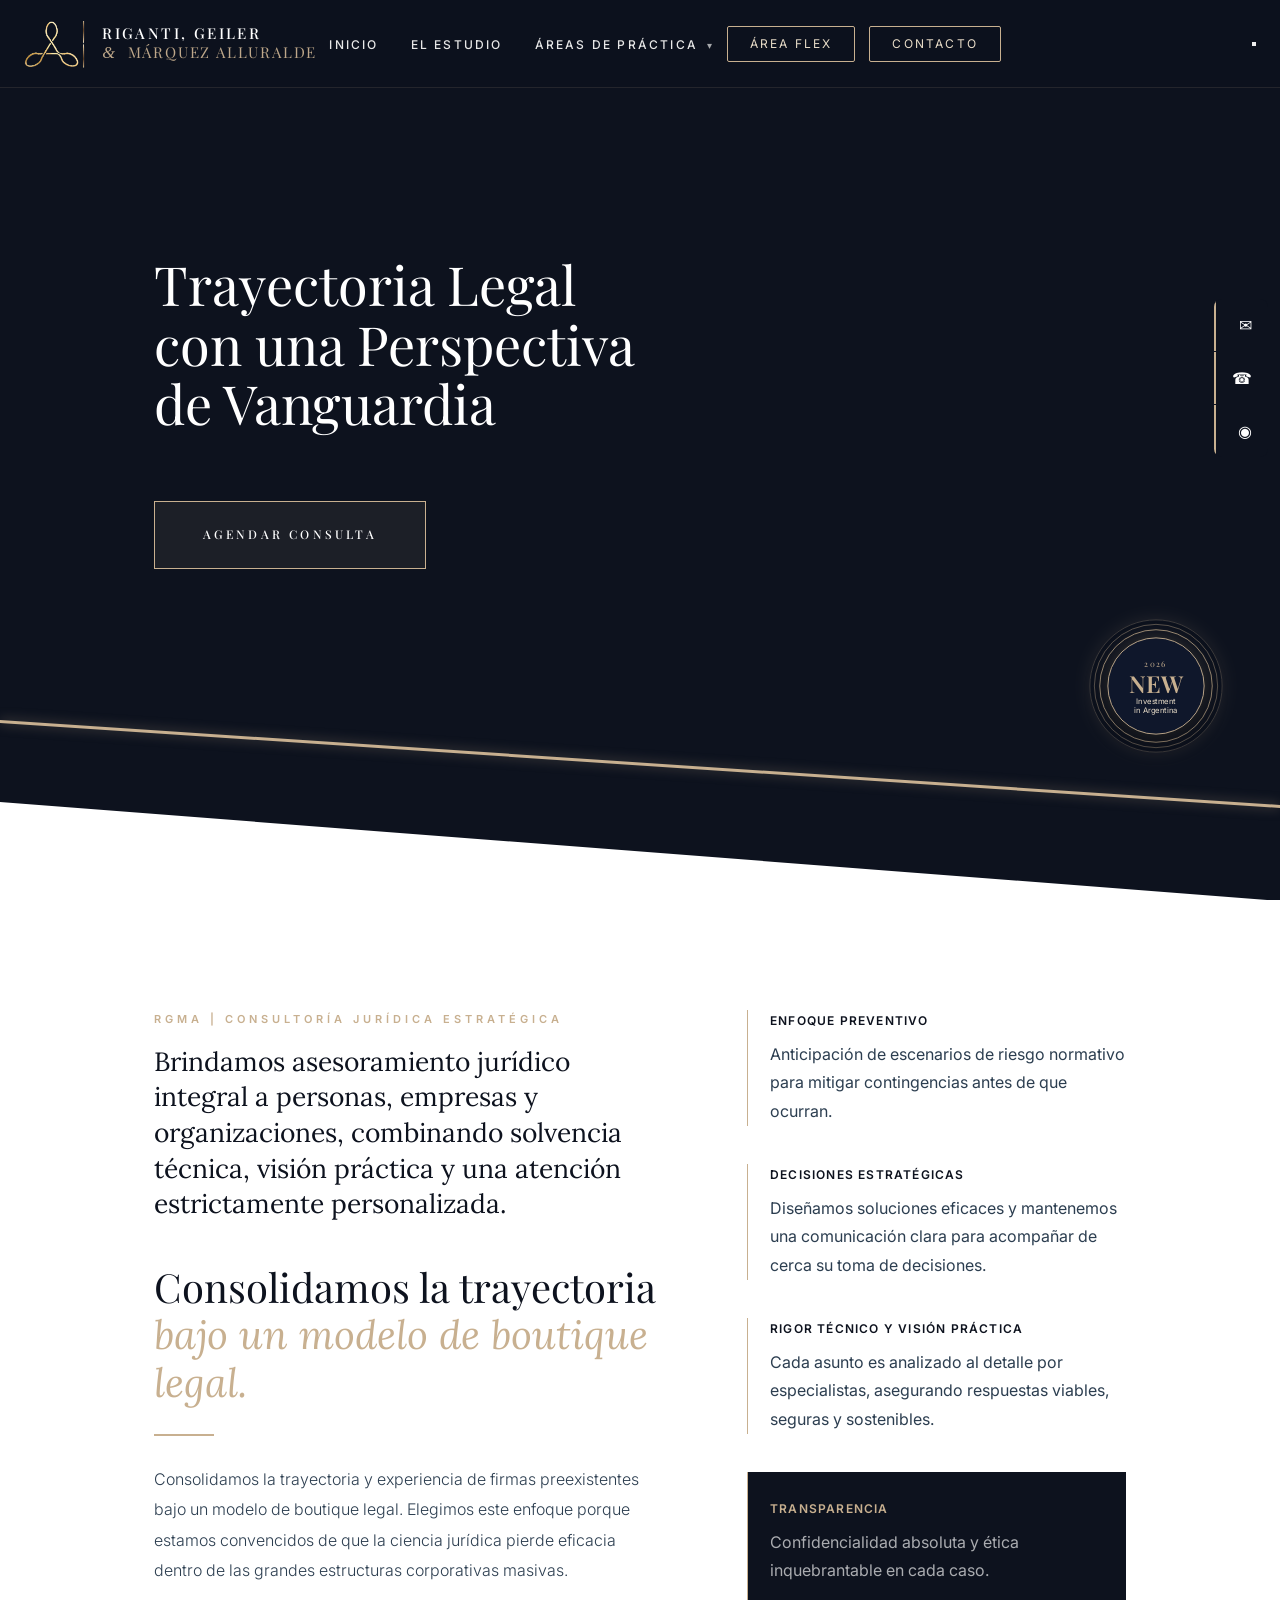
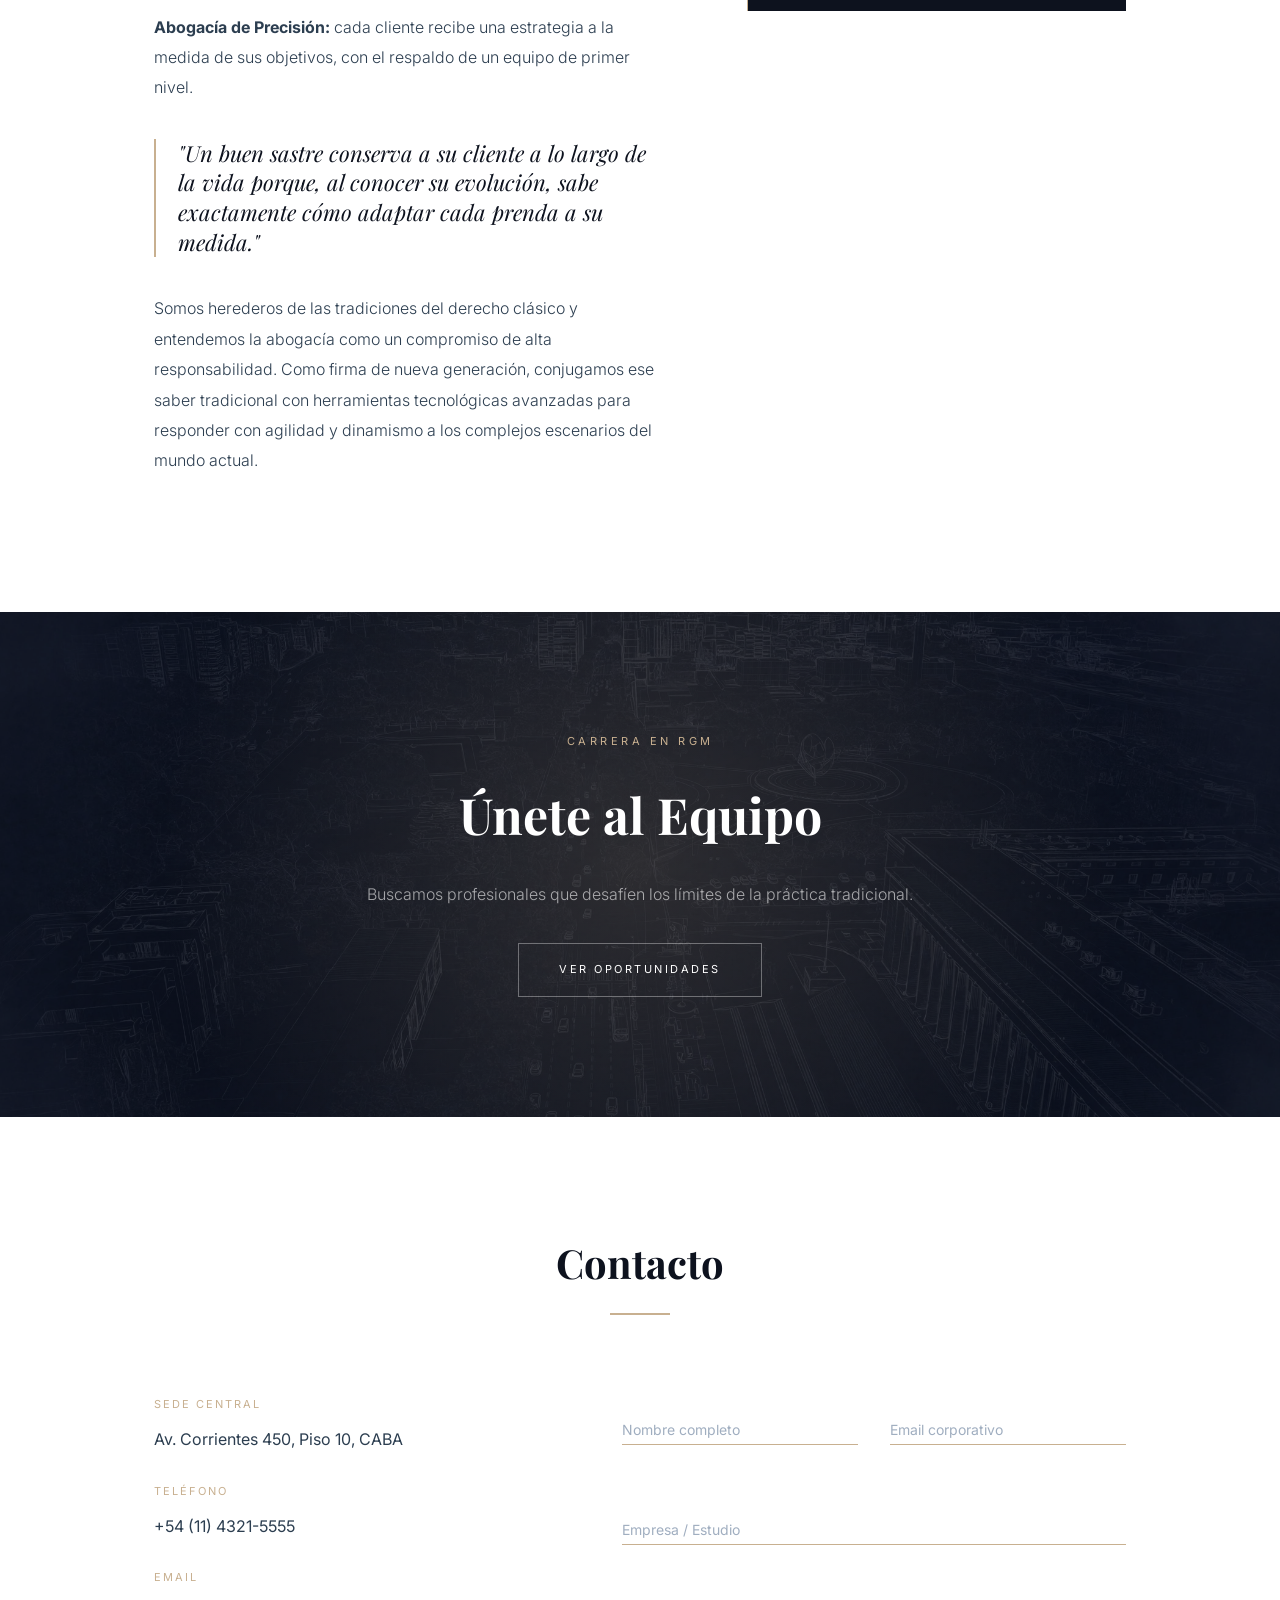
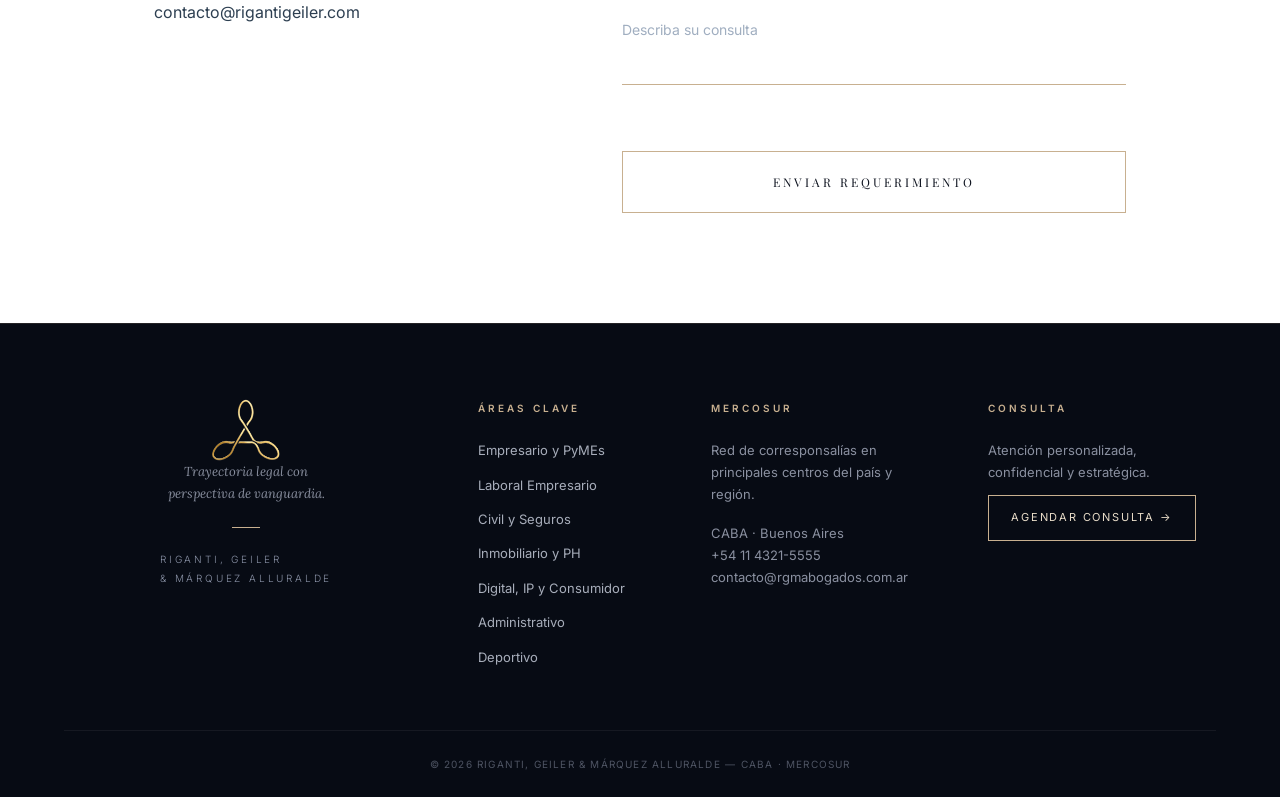
<file: index.html>
<!DOCTYPE html>
<html lang="es">
<head>
    <meta charset="UTF-8">
    <meta name="viewport" content="width=device-width, initial-scale=1.0">
    <title>Riganti, Geiler & Márquez Alluralde - Abogados</title>
    <link rel="preconnect" href="https://fonts.googleapis.com">
    <link rel="preconnect" href="https://fonts.gstatic.com" crossorigin>
    <link href="https://fonts.googleapis.com/css2?family=Playfair+Display:wght@300;400;500;600&family=Inter:wght@300;400;500;600&family=Lora:wght@300;400&display=swap" rel="stylesheet">
    <link rel="preconnect" href="https://fonts.googleapis.com">
<link rel="preconnect" href="https://fonts.gstatic.com" crossorigin>
<link href="https://fonts.googleapis.com/css2?family=Playfair+Display:wght@400;600;700&display=swap" rel="stylesheet">
    <link rel="stylesheet" href="style.css">
</head>
    <script>
const v = document.getElementById('heroVideo');
v.addEventListener('loadeddata', ()=> v.classList.add('is-loaded'));
v.addEventListener('canplay', ()=> v.classList.add('is-loaded'));
setTimeout(()=> v.classList.add('is-loaded'), 800);
</script>
<body>

<div class="barra-flotante-contacto">
    <a href="#contacto" class="item-flotante"><span>CONTACTO</span><div class="icono-flotante">✉</div></a>
    <a href="tel:+541143215555" class="item-flotante"><span>LLAMAR</span><div class="icono-flotante">☎</div></a>
    <a href="#contacto" class="item-flotante"><span>UBICACIÓN</span><div class="icono-flotante">◉</div></a>
</div>

<header id="mainHeader">
    <a href="#" class="marca-estudio">
        <img src="nombre-logo-estudio.webp" alt="RGM">
        <div class="nombre-estudio">
            <span class="apellido-principal">RIGANTI, GEILER</span>
            <span class="apellido-secundario"><span style="font-family:'Times New Roman',serif;font-style:italic;font-weight:400;font-size:1.1em;margin-right:5px;">&</span> MÁRQUEZ ALLURALDE</span>
        </div>
    </a>
    <nav>
      <ul>
        <li><a href="#inicio">INICIO</a></li>
        <li><a href="#estudio">EL ESTUDIO</a></li>
      <li class="nav-item-mega">
  <a href="#">ÁREAS DE PRÁCTICA</a>
 <div class="mega-panel">
  <div class="mega-left">
    <span>RGMA / 2026</span>
    <b>Áreas de<br>Práctica</b>
    <div class="mega-line"></div>
    <p>Especialización<br>a medida.</p>
  </div>
  <div class="mega-grid-simple">
    <a href="derecho-civil-comercial.html">Derecho Civil y Comercial <i>→</i></a>
    <a href="derecho-familia.html">Derecho de Familia <i>→</i></a>
    <a href="sucesiones.html">Sucesiones <i>→</i></a>
    <a href="derecho-inmobiliario.html">Inmobiliario y Propiedad Horizontal <i>→</i></a>
    <a href="derecho-administrativo.html">Derecho Administrativo <i>→</i></a>
    <a href="derecho-laboral.html">Derecho Laboral <i>→</i></a>
    <a href="derecho-consumidor.html">Derecho del Consumidor <i>→</i></a>
    <a href="derecho-empresarial.html">Derecho Empresarial <i>→</i></a>
    <a href="contratos-preventivo.html">Contratos y asesoramiento preventivo <i>→</i></a>
    <a href="litigios.html">Litigios y resolución de conflictos <i>→</i></a>
    <a href="derecho-deportivo.html">Derecho Deportivo y Entretenimientos <i>→</i></a>
    <a href="derecho-civil-seguros.html">Derecho Civil, Patrimonial y Seguros <i>→</i></a>
    <a href="patrimonio-familiar.html">Patrimonio Familiar <i>→</i></a>
  </div>
</div>
</li>
      </ul>
    </nav>
   <div class="right-group">
    <a href="flex.html" class="btn-area-flex">ÁREA FLEX</a>
    <a href="#contacto" class="btn-nav">CONTACTO</a>
    <a href="invertirenargentina.html" class="investment-pill" id="investmentPill">
      <span class="pill-new">NEW</span>
      <span class="pill-text">Investment in Argentina</span>
    </a>
    <button class="btn-burger" id="btnBurger" aria-label="Menu">
      <span></span><span></span><span></span>
    </button>
   </div>
</header>

<!-- MOBILE MENU OVERLAY -->
<div class="mobile-overlay" id="mobileMenu">
  <div class="mobile-head">
    <span>MENÚ</span>
    <button id="closeMobile">✕</button>
  </div>
  <ul class="mobile-links">
    <li><a href="#inicio">Inicio</a></li>
    <li><a href="#estudio">El Estudio</a></li>
    <li class="mobile-accordion">
      <button class="acc-btn" id="accAreas">Áreas Clave <i>▾</i></button>
      <div class="acc-panel" id="panelAreas">
        <a href="#">Empresario y PyMEs</a>
        <a href="#">Laboral Empresario</a>
        <a href="#">Civil y Seguros</a>
        <a href="#">Inmobiliario y PH</a>
        <a href="#">Digital, IP y Consumidor</a>
        <a href="#">Administrativo</a>
        <a href="#">Deportivo</a>
      </div>
    </li>
    <li><a href="#contacto">Contacto</a></li>
    <li class="mobile-cta"><a href="#contacto">AGENDAR CONSULTA →</a></li>
  </ul>
</div>

<section id="inicio" class="hero-principal">
   <video autoplay muted loop playsinline class="hero-video">
  <source src="hero-acuarela-12s.mp4" type="video/mp4">
</video>
    <div class="hero-overlay"></div>
    <div class="hero-contenedor-texto">
        <h1>Trayectoria Legal con una Perspectiva de Vanguardia</h1>
        <a href="#contacto" class="btn-premium-final">Agendar Consulta</a>
    </div>
    <a href="invertirenargentina.html" class="investment-seal-link" id="investmentSeal">
      <div class="investment-seal">
        <div class="seal-ring"></div>
        <div class="seal-ring-2"></div>
        <div class="seal-ring-3"></div>
        <div class="seal-content">
          <span class="seal-year">2026</span>
          <span class="seal-new">NEW</span>
          <span class="seal-text">Investment<br>in Argentina</span>
        </div>
      </div>
    </a>
</section>

<section id="estudio">
  <div style="display:grid;grid-template-columns:1.15fr .85fr;gap:80px;max-width:1400px;margin:0 auto;">
    <div class="texto-estudio">
      <span style="font-size:11px; letter-spacing:4px; color:var(--dorado); font-weight:600; display:block; margin-bottom:14px;">RGMA | CONSULTORÍA JURÍDICA ESTRATÉGICA</span>
      <p style="font-family:'Lora',serif;font-size:1.65rem;font-weight:300;line-height:1.35;color:var(--navy);margin-bottom:42px">Brindamos asesoramiento jurídico integral a personas, empresas y organizaciones, combinando solvencia técnica, visión práctica y una atención estrictamente personalizada.</p>
      <h2 style="font-size:40px;line-height:1.15;margin:8px 0 28px;font-weight:400">Consolidamos la trayectoria<br><i style="color:var(--dorado);font-family:'Lora',serif;font-weight:300">bajo un modelo de boutique legal.</i></h2>
      <div class="linea-decorativa" style="margin:0 0 28px 0"></div>
      <p>Consolidamos la trayectoria y experiencia de firmas preexistentes bajo un modelo de boutique legal. Elegimos este enfoque porque estamos convencidos de que la ciencia jurídica pierde eficacia dentro de las grandes estructuras corporativas masivas.</p>
      <p><strong>Abogacía de Precisión:</strong> cada cliente recibe una estrategia a la medida de sus objetivos, con el respaldo de un equipo de primer nivel.</p>
      <div style="border-left:2px solid var(--dorado);padding-left:22px;margin:36px 0;font-family:'Playfair Display',serif;font-style:italic;font-size:22px;line-height:1.35;color:var(--navy)">"Un buen sastre conserva a su cliente a lo largo de la vida porque, al conocer su evolución, sabe exactamente cómo adaptar cada prenda a su medida."</div>
      <p>Somos herederos de las tradiciones del derecho clásico y entendemos la abogacía como un compromiso de alta responsabilidad. Como firma de nueva generación, conjugamos ese saber tradicional con herramientas tecnológicas avanzadas para responder con agilidad y dinamismo a los complejos escenarios del mundo actual.</p>
    </div>
    <div>
      <div class="tarjeta-valor"><h4>ENFOQUE PREVENTIVO</h4><p>Anticipación de escenarios de riesgo normativo para mitigar contingencias antes de que ocurran.</p></div>
      <div class="tarjeta-valor"><h4>DECISIONES ESTRATÉGICAS</h4><p>Diseñamos soluciones eficaces y mantenemos una comunicación clara para acompañar de cerca su toma de decisiones.</p></div>
      <div class="tarjeta-valor"><h4>RIGOR TÉCNICO Y VISIÓN PRÁCTICA</h4><p>Cada asunto es analizado al detalle por especialistas, asegurando respuestas viables, seguras y sostenibles.</p></div>
      <div class="tarjeta-valor" style="background:var(--navy);padding:26px 22px;border-left:1.5px solid var(--dorado)"><h4 style="color:var(--dorado)">TRANSPARENCIA</h4><p style="color:rgba(255,255,255,.65)">Confidencialidad absoluta y ética inquebrantable en cada caso.</p></div>
    </div>
  </div>
</section>

<section class="seccion-cierre-premium">
  <div class="contenido-cierre">
    <span class="subtitulo-cierre">CARRERA EN RGM</span>
    <h2>Únete al Equipo</h2>
    <p>Buscamos profesionales que desafíen los límites de la práctica tradicional.</p>
    <a href="#contacto" class="btn-premium-borde">VER OPORTUNIDADES</a>
  </div>
</section>

<section id="contacto">
  <div class="encabezado-seccion"><h2>Contacto</h2><div class="linea-decorativa"></div></div>
  <div class="contenedor-contacto">
    <div>
      <div class="bloque-dato"><label>SEDE CENTRAL</label><p>Av. Corrientes 450, Piso 10, CABA</p></div>
      <div class="bloque-dato"><label>TELÉFONO</label><p>+54 (11) 4321-5555</p></div>
      <div class="bloque-dato"><label>EMAIL</label><p>contacto@rigantigeiler.com</p></div>
    </div>
    <form class="formulario-contacto">
      <div class="campo-flotante"><input type="text" placeholder=" " required><label>Nombre completo</label></div>
      <div class="campo-flotante"><input type="email" placeholder=" " required><label>Email corporativo</label></div>
      <div class="campo-flotante campo-ancho"><input type="text" placeholder=" "><label>Empresa / Estudio</label></div>
      <div class="campo-flotante campo-ancho"><textarea placeholder=" "></textarea><label>Describa su consulta</label></div>
      <button class="boton-enviar">ENVIAR REQUERIMIENTO</button>
    </form>
  </div>
</section>

<footer class="footer-rgm">
  <div class="footer-inner">
    <div class="f-col brand">
      <img src="isologo-dorado-transparente.png" alt="RGM Abogados" class="footer-isologo">
      <p class="f-claim">Trayectoria legal con<br>perspectiva de vanguardia.</p>
      <div class="f-line"></div>
      <div class="f-copy-brand"><span>RIGANTI, GEILER</span><br><span>& MÁRQUEZ ALLURALDE</span></div>
    </div>
    <div class="f-col">
      <span class="f-title">ÁREAS CLAVE</span>
      <a href="#">Empresario y PyMEs</a><a href="#">Laboral Empresario</a><a href="#">Civil y Seguros</a><a href="#">Inmobiliario y PH</a><a href="#">Digital, IP y Consumidor</a><a href="#">Administrativo</a><a href="#">Deportivo</a>
    </div>
    <div class="f-col">
      <span class="f-title">MERCOSUR</span>
      <p>Red de corresponsalías en principales centros del país y región.</p>
      <div class="f-contact"><p>CABA · Buenos Aires</p><p>+54 11 4321-5555</p><p>contacto@rgmabogados.com.ar</p></div>
    </div>
    <div class="f-col">
      <span class="f-title">CONSULTA</span>
      <p class="f-consulta-txt">Atención personalizada,<br>confidencial y estratégica.</p>
      <a href="#contacto" class="f-btn">AGENDAR CONSULTA →</a>
    </div>
  </div>
  <div class="f-bottom"><p>© 2026 RIGANTI, GEILER & MÁRQUEZ ALLURALDE — CABA · MERCOSUR</p></div>
</footer>

<script>
const header = document.getElementById('mainHeader');
const hero = document.querySelector('.hero-principal');
window.addEventListener('scroll', () => {
  if (window.scrollY > 80) { header.classList.add('shrink'); } else { header.classList.remove('shrink'); }
  if(hero && window.scrollY > hero.offsetHeight - 150){ document.body.classList.add('pill-visible'); } else { document.body.classList.remove('pill-visible'); }
}, {passive:true});

// MOBILE MENU
const burger = document.getElementById('btnBurger');
const mobileMenu = document.getElementById('mobileMenu');
const closeMobile = document.getElementById('closeMobile');
const accBtn = document.getElementById('accAreas');
const accPanel = document.getElementById('panelAreas');
burger?.addEventListener('click', ()=> mobileMenu.classList.add('open'));
closeMobile?.addEventListener('click', ()=> mobileMenu.classList.remove('open'));
accBtn?.addEventListener('click', ()=> {
  accPanel.classList.toggle('open');
  const i = accBtn.querySelector('i');
  if(i) i.style.transform = accPanel.classList.contains('open') ? 'rotate(180deg)' : 'rotate(0)';
});
// Cerrar al clickear link
mobileMenu?.querySelectorAll('a').forEach(a=> a.addEventListener('click', ()=> mobileMenu.classList.remove('open')));
</script>
    </body>
</html>
</file>
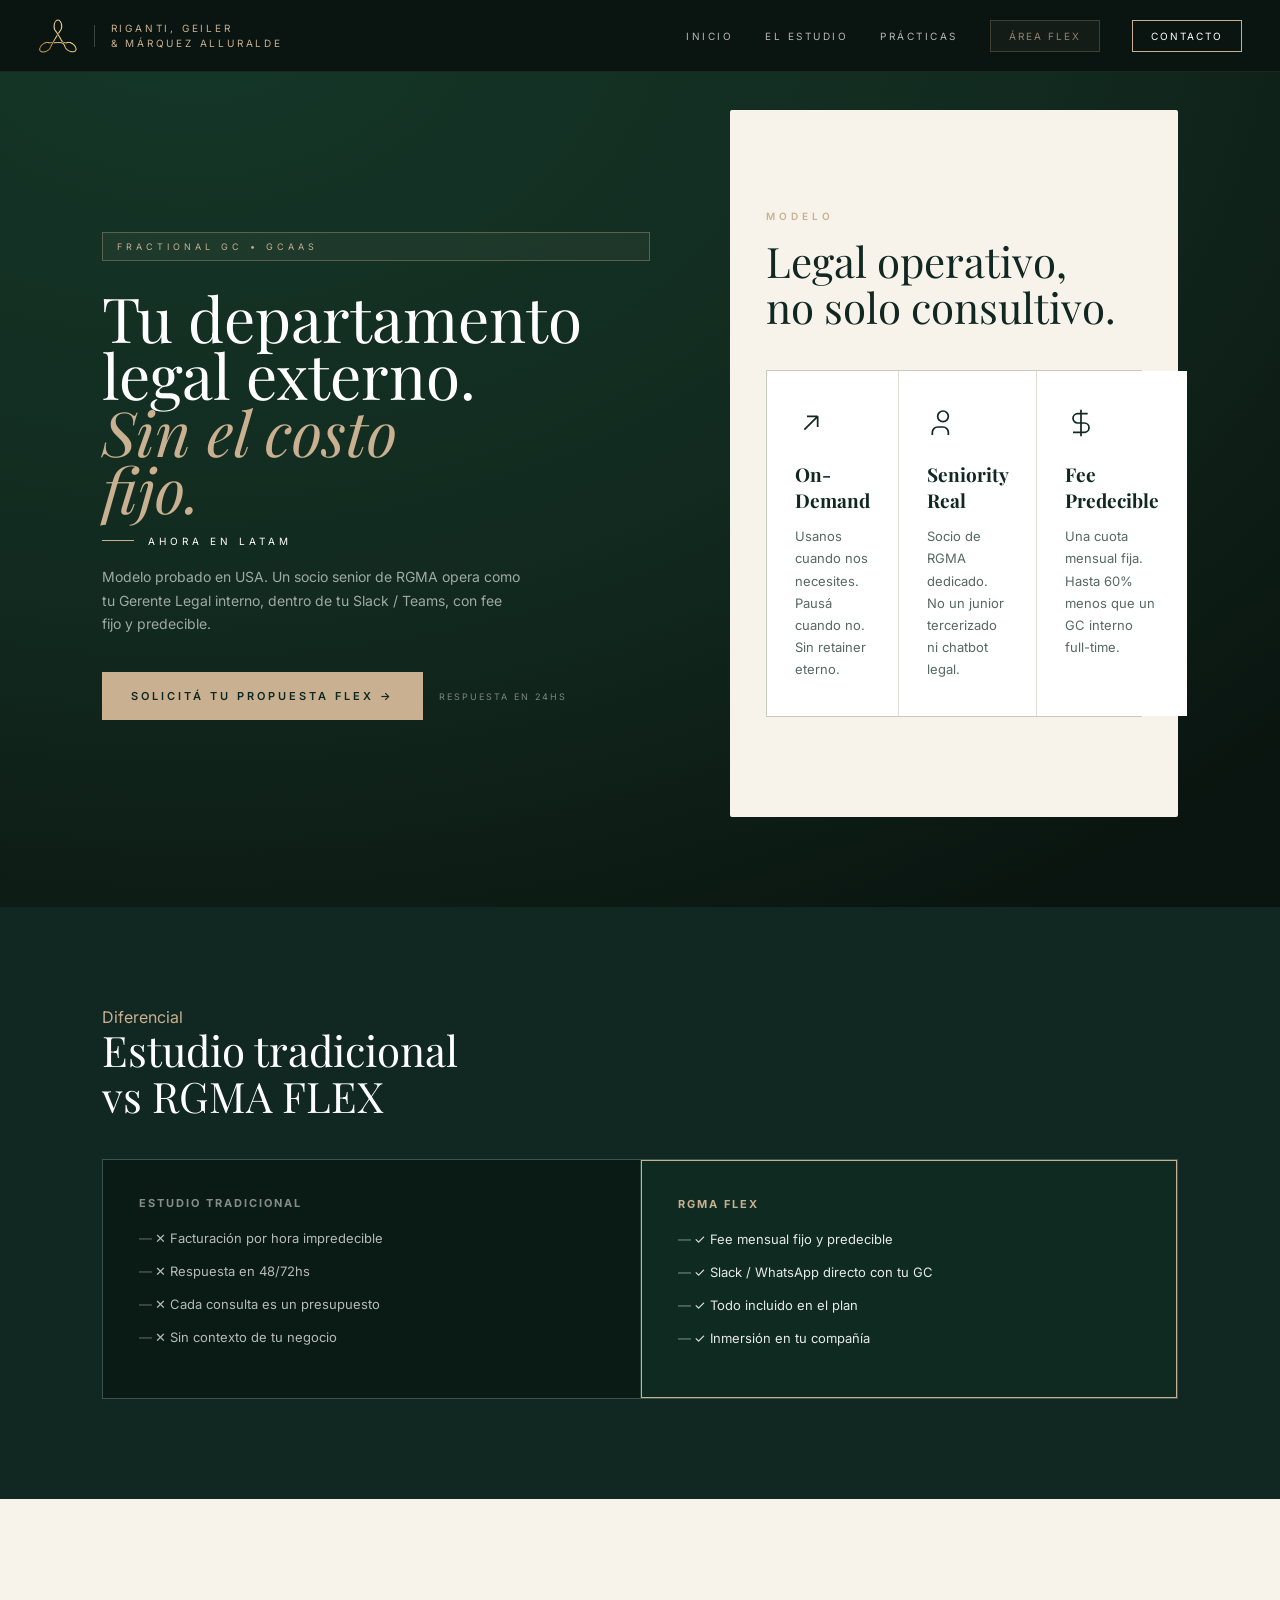
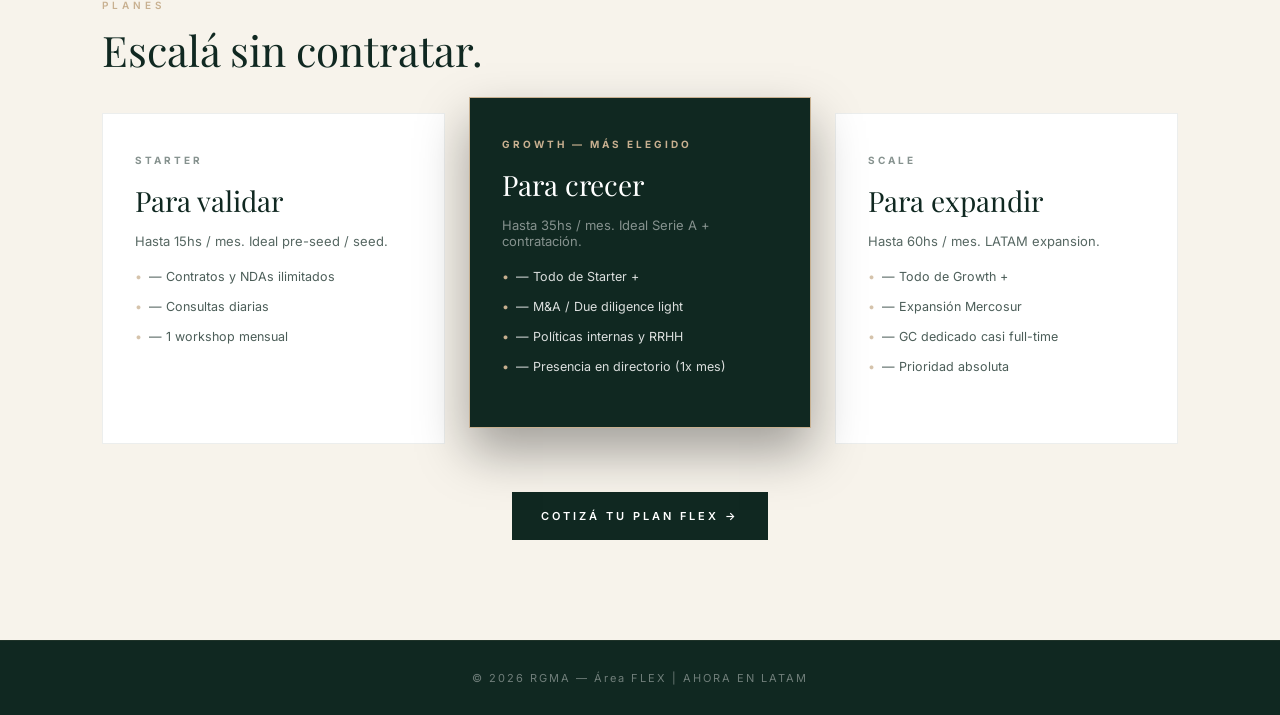
<file: flex.html>
<!DOCTYPE html>
<html lang="es">
<head>
<meta charset="UTF-8">
<meta name="viewport" content="width=device-width, initial-scale=1.0">
<title>RGMA FLEX — Fractional GC</title>
<link href="https://fonts.googleapis.com/css2?family=Playfair+Display:wght@300;400;500&family=Inter:wght@300;400;500;600&display=swap" rel="stylesheet">
<style>
*{margin:0;padding:0;box-sizing:border-box}
body{font-family:'Inter',sans-serif;background:#0F2A20;overflow-x:hidden;color:#fff;-webkit-font-smoothing:antialiased}
:root{--gold:#C8B090;--green:#102821;--green2:#0A1410;--paper:#F7F3EB}

/* NAV */
.nav-link{color:#fff;text-decoration:none;font-size:10px;letter-spacing:2.5px;transition:.25s;margin-left:32px;text-transform:uppercase;opacity:.7}
.nav-link:hover{color:var(--gold);opacity:1}
.nav-btn{border:1px solid var(--gold);color:#fff;padding:9px 18px;text-decoration:none;font-size:10px;letter-spacing:2px;transition:.25s;margin-left:32px;text-transform:uppercase}
.nav-btn:hover{background:var(--gold);color:var(--green2)}
.nav-btn.activo{border-color:rgba(200,176,144,.35);color:var(--gold);opacity:.7;pointer-events:none;background:rgba(200,176,144,.08)}

/* HERO */
.hero-flex{min-height:100vh;background:radial-gradient(120% 120% at 15% 0%,#143728 0%,#122A1F 55%,#0A1410 100%);display:grid;grid-template-columns:1.1fr .9fr;gap:80px;padding:110px 8% 90px 8%;align-items:start}
.hero-flex>div:first-child{padding-top:32px;display:flex;flex-direction:column;justify-content:center;min-height:calc(100vh - 200px)}
.eyebrow-mini{border:1px solid rgba(200,176,144,.35);color:var(--gold);font-size:9px;letter-spacing:4px;text-transform:uppercase;padding:8px 14px;display:inline-block;margin-bottom:28px;background:rgba(200,176,144,.06)}
.hero-flex h1{font-family:'Playfair Display';font-size:62px;line-height:.92;font-weight:300;color:#fff}
.hero-flex h1 i{color:var(--gold);font-style:italic;font-weight:300}
.sub-latam{margin-top:18px;display:flex;align-items:center;gap:14px;color:#fff;font-size:10px;letter-spacing:4px;text-transform:uppercase}
.sub-latam::before{content:'';width:32px;height:1px;background:var(--gold);display:block}
.hero-desc{margin-top:18px;margin-bottom:26px;color:rgba(255,255,255,.6);font-size:14px;line-height:1.7;max-width:420px}

/* SECCIONES */
.sec-claro{background:var(--paper);padding:100px 8%;color:var(--green)}
.sec-claro .eyebrow{color:var(--gold);font-size:10px;letter-spacing:4px;text-transform:uppercase;display:block;margin-bottom:16px;font-weight:600}
.titulo-sec{font-family:'Playfair Display';font-size:42px;font-weight:300;line-height:1.1;margin-bottom:40px}
.titulo-sec.osc{color:var(--green)}
.titulo-sec.claro{color:#fff}

.grid3{display:grid;grid-template-columns:repeat(3,1fr);gap:1px;background:rgba(16,40,33,.1);border:1px solid rgba(16,40,33,.1)}
.card{background:#fff;padding:36px 28px;transition:all .5s cubic-bezier(.16,1,.3,1);position:relative}
.card::after{content:'';position:absolute;left:28px;right:28px;bottom:0;height:1px;background:var(--gold);transform:scaleX(0);transform-origin:left;transition:.5s}
.card:hover{transform:translateY(-4px);box-shadow:0 12px 24px rgba(16,40,33,.08)}
.card:hover::after{transform:scaleX(1)}
.card svg{width:32px;height:32px;stroke:var(--green);stroke-width:1.3;fill:none;margin-bottom:22px;display:block}
.card h3{font-family:'Playfair Display';font-size:19px;color:var(--green);margin-bottom:12px}
.card p{font-size:13px;line-height:1.7;color:rgba(16,40,33,.7)}

.sec-oscuro{background:var(--green);padding:100px 8%;position:relative}
.tabla-comp{display:grid;grid-template-columns:1fr 1fr;gap:1px;background:rgba(255,255,255,.1);border:1px solid rgba(255,255,255,.1);margin-top:30px}
.col-comp{padding:36px}
.col-comp.trad{background:#0A1A15}
.col-comp.flex{background:#0F2A20;border:1px solid var(--gold)}
.col-comp h4{font-size:11px;letter-spacing:2px;text-transform:uppercase;margin-bottom:18px}
.col-comp.trad h4{color:rgba(255,255,255,.5)}
.col-comp.flex h4{color:var(--gold)}
.col-comp ul{list-style:none}
.col-comp li{font-size:13px;line-height:1.6;margin-bottom:12px;opacity:.7;padding-left:16px;position:relative}
.col-comp li::before{content:'—';position:absolute;left:0;opacity:.5}
.col-comp.flex li{color:#fff;opacity:.9}

/* FIX PREMIUM PLANES - AQUI ESTABA ROTO */
.plans{display:grid;grid-template-columns:repeat(3,1fr);gap:24px;background:transparent;border:none;margin-top:40px;align-items:stretch}
.plan{background:#fff;padding:40px 32px;transition:all .6s cubic-bezier(.16,1,.3,1);position:relative;border:1px solid rgba(16,40,33,.08);display:flex;flex-direction:column}
.plan:hover{transform:translateY(-8px);box-shadow:0 20px 40px rgba(16,40,33,.12)}
.plan h5{font-size:10px;letter-spacing:3px;text-transform:uppercase;margin-bottom:16px;opacity:.5;color:var(--green)}
.plan .price{font-family:'Playfair Display';font-size:28px;margin-bottom:14px;color:var(--green)}
.plan p{font-size:13px;opacity:.7;color:var(--green)}
.plan ul{list-style:none;margin-top:18px}
.plan li{font-size:12.5px;line-height:1.6;margin-bottom:10px;opacity:.75;color:var(--green);padding-left:14px;position:relative}
.plan li::before{content:'•';position:absolute;left:0;color:var(--gold)}
/* DESTACADO CORREGIDO - SIN TAPAR */
.plan.destacado{background:var(--green);color:#fff;border:1px solid var(--gold);transform:translateY(-16px);box-shadow:0 24px 48px rgba(0,0,0,.35);z-index:2}
.plan.destacado h5{color:var(--gold);opacity:1}
.plan.destacado .price{color:#fff}
.plan.destacado p{color:rgba(255,255,255,.7)}
.plan.destacado li{color:rgba(255,255,255,.85);opacity:1}
.plan.destacado li::before{color:var(--gold)}
.plan.destacado::after{content:'';position:absolute;inset:-1px;border:1px solid var(--gold);opacity:.2;pointer-events:none}

.btn-flex{background:var(--gold);color:var(--green);padding:16px 28px;text-decoration:none;font-size:11px;letter-spacing:3px;text-transform:uppercase;display:inline-block;font-weight:600;transition:.25s;border:1px solid var(--gold)}
.btn-flex:hover{background:#d6c2a3;transform:translateY(-1px)}
.btn-flex.dark{background:var(--green);color:#fff;border-color:var(--green)}

#preloader-flex{position:fixed;inset:0;background:var(--green2);z-index:9999;display:flex;flex-direction:column;align-items:center;justify-content:center;transition:opacity .6s ease}
#preloader-flex.oculto{opacity:0;pointer-events:none}
footer{padding:30px 8%;background:var(--green);text-align:center;color:rgba(255,255,255,.4);font-size:11px;letter-spacing:2px;border-top:1px solid rgba(200,176,144,.08)}

@media(max-width:980px){
.hero-flex{grid-template-columns:1fr;padding:100px 6% 60px 6%;gap:32px}
.hero-flex>div:first-child{min-height:auto}
.grid3,.tabla-comp,.plans{grid-template-columns:1fr;gap:16px}
.hero-flex h1{font-size:44px}
.plan.destacado{transform:none}
}
</style>
</head>
<body>

<div id="preloader-flex">
  <img src="./isologo-dorado-transparente.png" alt="RGMA" style="height:54px;width:auto;display:block">
  <span style="color:#C8B090;letter-spacing:6px;font-size:10px;font-family:'Inter',sans-serif;margin-top:22px;display:block;text-transform:uppercase">RGMA FLEX</span>
  <span style="width:32px;height:1px;background:#C8B090;display:block;margin-top:18px;opacity:.6"></span>
</div>

<header style="position:fixed;top:0;left:0;width:100%;height:72px;background:#0A1410;display:flex;align-items:center;justify-content:space-between;padding:0 3%;z-index:1000;border-bottom:1px solid rgba(255,255,255,.08)">
  <a href="index.html" style="display:flex;align-items:center;gap:16px;text-decoration:none">
    <img src="./isologo-dorado-transparente.png" alt="RGMA" style="height:34px;width:auto;display:block">
    <span style="width:1px;height:22px;background:rgba(255,255,255,0.2);display:inline-block"></span>
    <span style="font-family:'Inter',sans-serif;font-size:10px;letter-spacing:2.8px;line-height:1.5;color:#C8B090;text-transform:uppercase">
      <span style="display:block">RIGANTI, GEILER</span><span style="display:block">& MÁRQUEZ ALLURALDE</span>
    </span>
  </a>
  <nav style="display:flex;align-items:center">
    <a href="index.html" class="nav-link">INICIO</a>
    <a href="index.html#estudio" class="nav-link">EL ESTUDIO</a>
    <a href="index.html#practicas" class="nav-link">PRÁCTICAS</a>
    <a href="flex.html" class="nav-btn activo">ÁREA FLEX</a>
    <a href="index.html#contacto" class="nav-btn">CONTACTO</a>
  </nav>
</header>

<section class="hero-flex">
<div>
<span class="eyebrow-mini">Fractional GC • GCAAS</span>
<h1>Tu departamento<br>legal externo.<br><i>Sin el costo<br>fijo.</i></h1>
<div class="sub-latam">AHORA EN LATAM</div>
<p class="hero-desc">Modelo probado en USA. Un socio senior de RGMA opera como tu Gerente Legal interno, dentro de tu Slack / Teams, con fee fijo y predecible.</p>
<div style="margin-top:10px;display:flex;gap:16px;align-items:center;flex-wrap:wrap">
  <a href="#planes" class="btn-flex">Solicitá tu propuesta Flex →</a>
  <span style="font-size:9px;letter-spacing:2px;color:rgba(255,255,255,.45);text-transform:uppercase">Respuesta en 24hs</span>
</div>
</div>
<div class="sec-claro" style="border-radius:2px">
<span class="eyebrow">Modelo</span>
<h2 class="titulo-sec osc">Legal operativo,<br>no solo consultivo.</h2>
<div class="grid3">
<div class="card"><svg viewBox="0 0 24 24"><path d="M7 17L17 7M17 7H9M17 7V15"/></svg><h3>On-Demand</h3><p>Usanos cuando nos necesites. Pausá cuando no. Sin retainer eterno.</p></div>
<div class="card"><svg viewBox="0 0 24 24"><path d="M16 21V19A4 4 0 0 0 12 15H8A4 4 0 0 0 4 19V21"/><circle cx="12" cy="7" r="4"/></svg><h3>Seniority Real</h3><p>Socio de RGMA dedicado. No un junior tercerizado ni chatbot legal.</p></div>
<div class="card"><svg viewBox="0 0 24 24"><path d="M12 2V22M17 5H9.5A3.5 3.5 0 0 0 9.5 12H14.5A3.5 3.5 0 0 1 14.5 19H6"/></svg><h3>Fee Predecible</h3><p>Una cuota mensual fija. Hasta 60% menos que un GC interno full-time.</p></div>
</div>
</div>
</section>

<section class="sec-oscuro">
<span class="eyebrow" style="color:#C8B090">Diferencial</span>
<h2 class="titulo-sec claro">Estudio tradicional<br>vs RGMA FLEX</h2>
<div class="tabla-comp">
<div class="col-comp trad"><h4>Estudio Tradicional</h4><ul><li>✕ Facturación por hora impredecible</li><li>✕ Respuesta en 48/72hs</li><li>✕ Cada consulta es un presupuesto</li><li>✕ Sin contexto de tu negocio</li></ul></div>
<div class="col-comp flex"><h4>RGMA FLEX</h4><ul><li>✓ Fee mensual fijo y predecible</li><li>✓ Slack / WhatsApp directo con tu GC</li><li>✓ Todo incluido en el plan</li><li>✓ Inmersión en tu compañía</li></ul></div>
</div>
</section>

<section class="sec-claro" id="planes">
<span class="eyebrow">Planes</span>
<h2 class="titulo-sec osc">Escalá sin contratar.</h2>
<div class="plans">
<div class="plan"><h5>Starter</h5><div class="price">Para validar</div><p>Hasta 15hs / mes. Ideal pre-seed / seed.</p><ul><li>— Contratos y NDAs ilimitados</li><li>— Consultas diarias</li><li>— 1 workshop mensual</li></ul></div>
<div class="plan destacado"><h5>Growth — Más elegido</h5><div class="price">Para crecer</div><p>Hasta 35hs / mes. Ideal Serie A + contratación.</p><ul><li>— Todo de Starter +</li><li>— M&A / Due diligence light</li><li>— Políticas internas y RRHH</li><li>— Presencia en directorio (1x mes)</li></ul></div>
<div class="plan"><h5>Scale</h5><div class="price">Para expandir</div><p>Hasta 60hs / mes. LATAM expansion.</p><ul><li>— Todo de Growth +</li><li>— Expansión Mercosur</li><li>— GC dedicado casi full-time</li><li>— Prioridad absoluta</li></ul></div>
</div>
<div style="text-align:center;margin-top:48px"><a href="index.html#contacto" class="btn-flex dark">Cotizá tu plan Flex →</a></div>
</section>

<footer>© 2026 RGMA — Área FLEX | AHORA EN LATAM</footer>

<script>
window.addEventListener('load',()=>{
  const pre=document.getElementById('preloader-flex');
  setTimeout(()=>{pre.classList.add('oculto');setTimeout(()=>pre.style.display='none',600)},900);
});
</script>
</body>
</html>
</file>
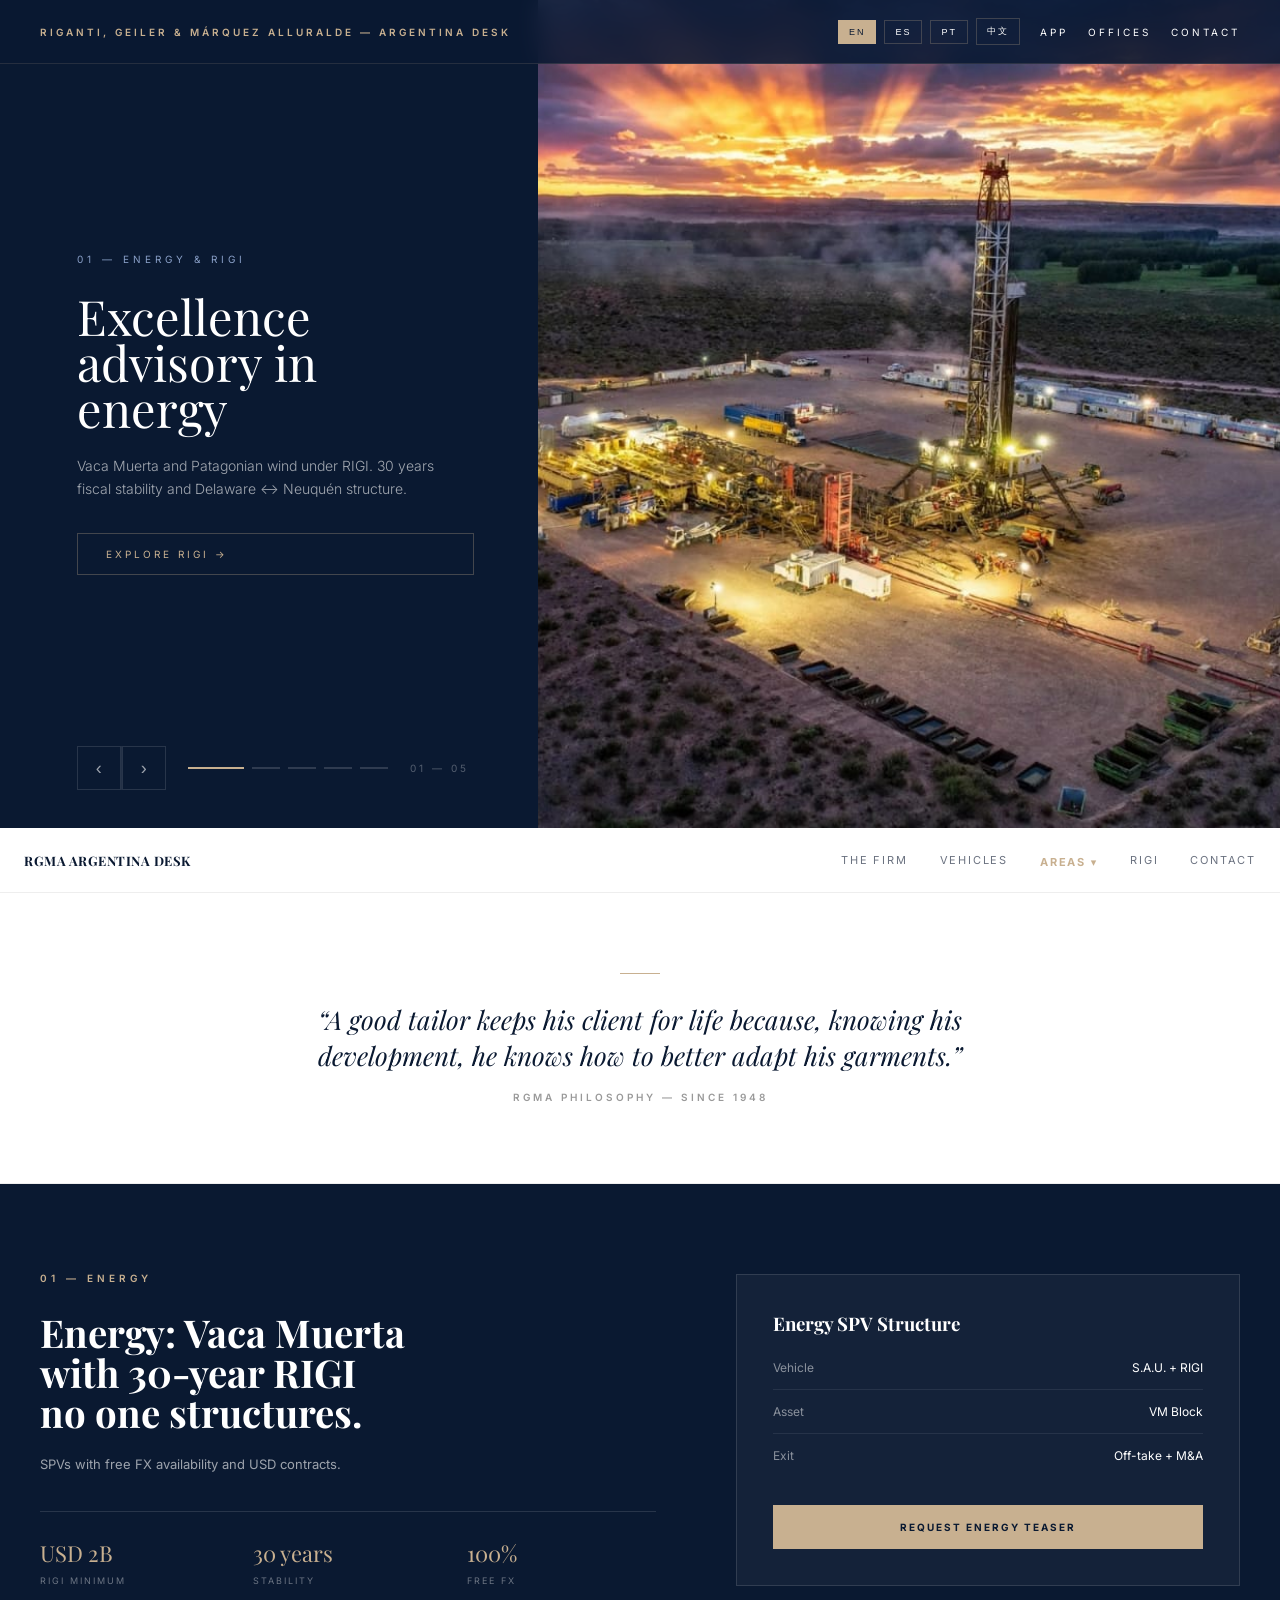
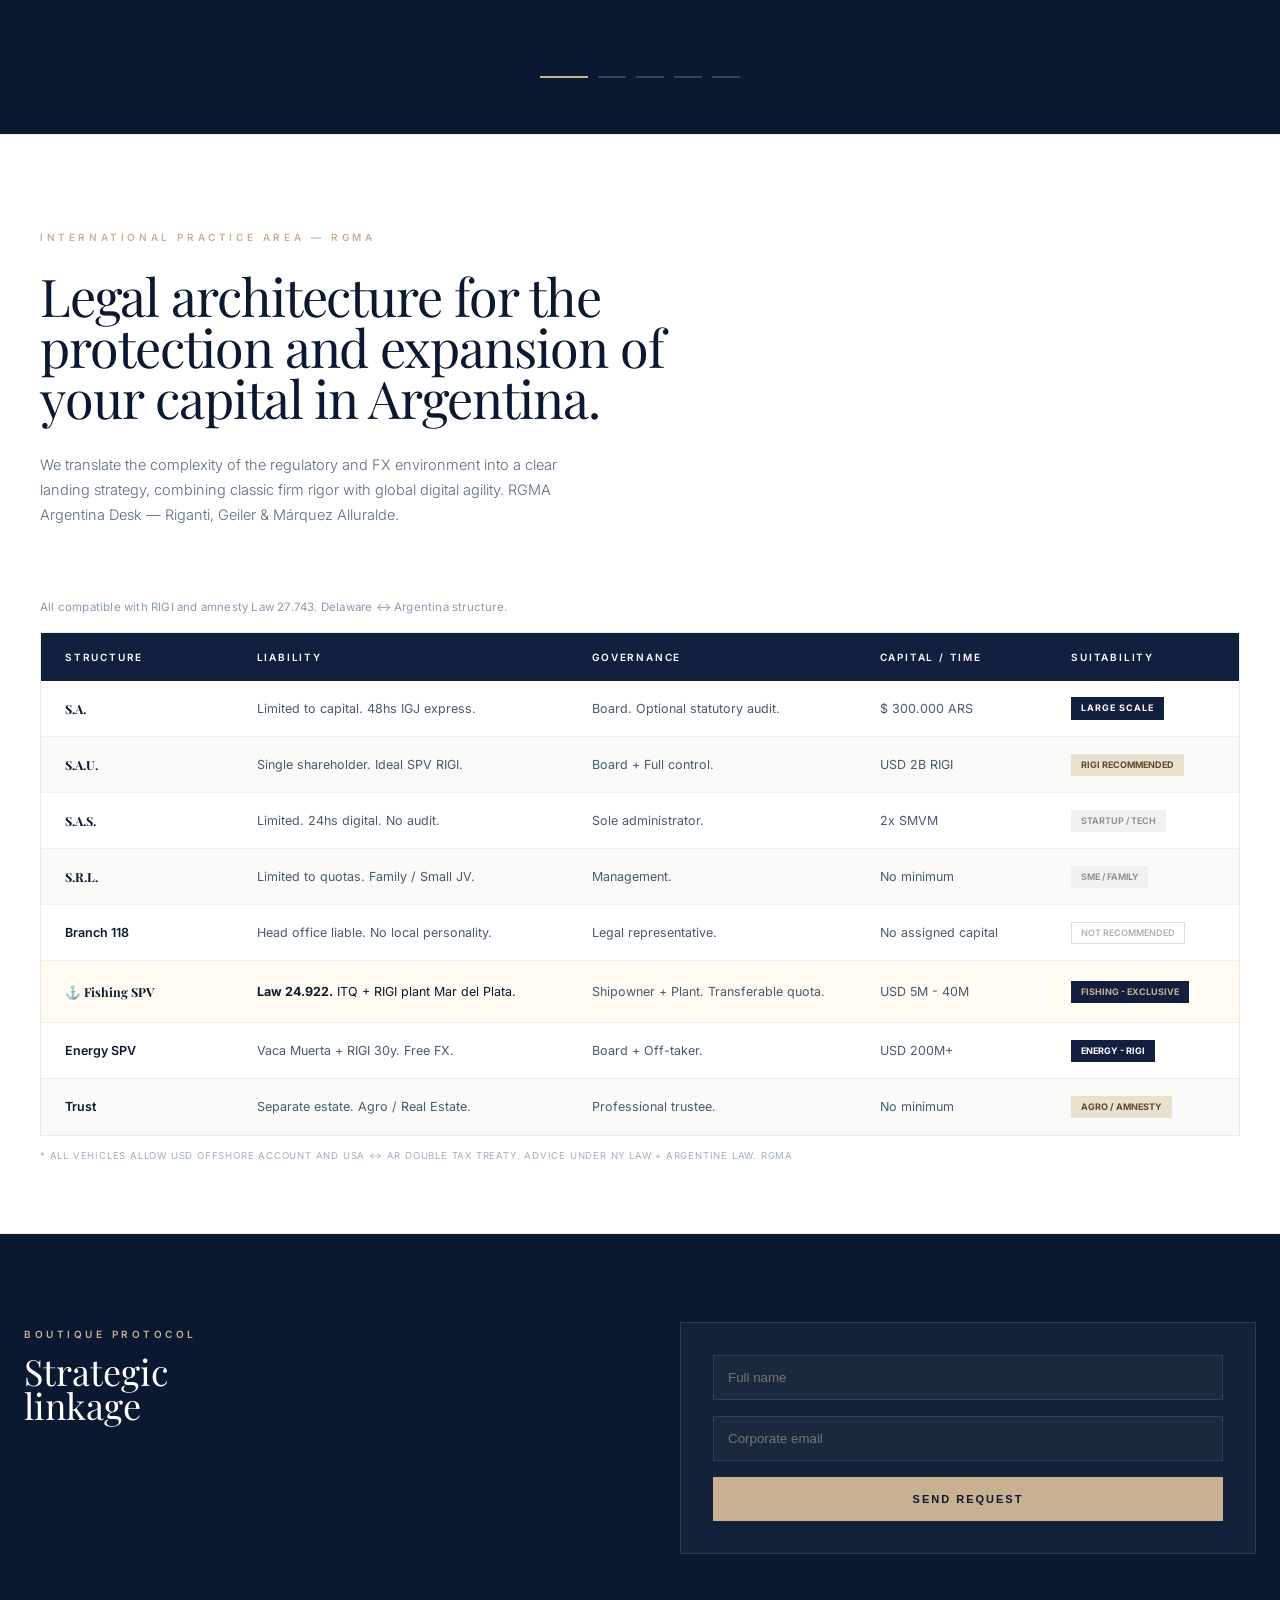
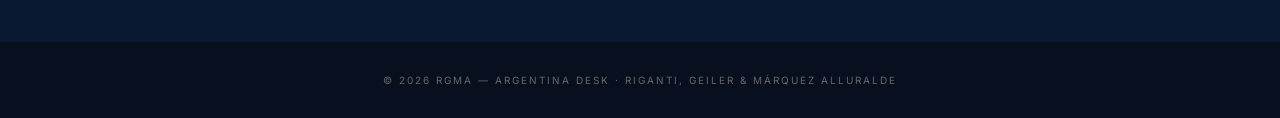
<file: invertirenargentina.html>
<!DOCTYPE html>
<html lang="en">
<head>
<meta charset="UTF-8">
<meta name="viewport" content="width=device-width, initial-scale=1.0">
<title>RGMA Argentina Desk | RIGI Investments, ITQ Fishing, Energy</title>
<meta id="meta-desc" name="description" content="RGMA Argentina Desk — Legal architecture for RIGI, ITQ fishing, Vaca Muerta energy, lithium and agribusiness. Delaware ↔ Argentina structure.">
<link rel="preconnect" href="https://images.unsplash.com">
<link rel="preload" as="image" href="https://images.unsplash.com/photo-1466611653911-95081537e5b7?w=1200&q=75&auto=format&fit=crop">
<link href="https://fonts.googleapis.com/css2?family=Inter:wght@300;400;600&family=Playfair+Display:wght@300;400;600&display=swap" rel="stylesheet">
<style>
:root{--navy:#0A1931;--gold:#C8B090;--paper:#fcfcfc}
*{box-sizing:border-box;margin:0;padding:0}
body{font-family:'Inter',system-ui;background:var(--paper);color:#1a1a1a;-webkit-font-smoothing:antialiased}
.font-serif{font-family:'Playfair Display',serif}
.hero{position:relative;height:92vh;min-height:640px;background:var(--navy);overflow:hidden;isolation:isolate}
.top-bar{position:absolute;inset:0 0 auto 0;z-index:30;display:flex;justify-content:space-between;align-items:center;padding:18px 40px;font-size:10px;letter-spacing:3px;text-transform:uppercase;color:#fff;background:rgba(10,25,49,.88);backdrop-filter:blur(12px);border-bottom:1px solid rgba(200,176,144,.15)}
.lang-switch{display:flex;gap:8px;align-items:center}
.lang-switch button{background:transparent;border:1px solid rgba(200,176,144,.25);color:#fff;font-size:9px;letter-spacing:2px;padding:6px 10px;cursor:pointer;transition:all.2s}
.lang-switch button.active,.lang-switch button:hover{background:var(--gold);color:var(--navy);border-color:var(--gold)}
.slide{position:absolute;inset:0;display:flex;opacity:0;visibility:hidden;transition:opacity.9s cubic-bezier(.16,1,.3,1),visibility.9s;pointer-events:none}
.slide.active{opacity:1;visibility:visible;pointer-events:auto;z-index:2}
.s-left{width:42%;display:flex;flex-direction:column;justify-content:center;padding:0 5% 0 6%;background:var(--navy)}
.s-right{width:58%;position:relative;overflow:hidden;background:var(--navy)}
.s-right img{width:100%;height:100%;object-fit:cover;display:block}
/* CORTE RECTO - SIN ESFUMADO */
.s-right::after{content:none!important; display:none!important;}
.eyebrow{font-size:10px;letter-spacing:4px;text-transform:uppercase;color:#8aa0c8;margin-bottom:28px}
.title{font-family:'Playfair Display';font-size:clamp(32px,3.8vw,54px);line-height:.95;font-weight:300;color:#fff;margin-bottom:22px}
.desc{font-size:14px;line-height:1.7;color:rgba(255,255,255,.62);max-width:380px;margin-bottom:32px;font-weight:300}
.cta{display:inline-flex;align-items:center;font-size:10px;letter-spacing:3px;text-transform:uppercase;color:var(--gold);border:1px solid rgba(200,176,144,.3);padding:14px 28px;text-decoration:none;transition:all.3s}
.cta:hover{background:var(--gold);color:var(--navy)}
.cta.gold{background:var(--gold);color:var(--navy)}
.nav-hero{position:absolute;bottom:38px;left:6%;z-index:10;display:flex;align-items:center;gap:22px}
.arr{width:44px;height:44px;background:var(--navy);color:rgba(255,255,255,.6);border:1px solid rgba(255,255,255,.12);cursor:pointer;display:grid;place-items:center;font-size:18px}
.dot{width:28px;height:2px;background:rgba(255,255,255,.15);border:0;cursor:pointer;transition:all.5s}
.dot.active{background:var(--gold);width:56px}
.sticky-nav{position:sticky;top:0;z-index:40;background:rgba(255,255,255,.92);backdrop-filter:blur(12px);border-bottom:1px solid #eee}
.nav-inner{max-width:1280px;margin:0 auto;padding:0 24px;height:64px;display:flex;align-items:center;justify-content:space-between}
.logo{font-family:'Playfair Display';font-weight:700;font-size:13px;letter-spacing:.5px;color:var(--navy)}
.menu{display:flex;gap:32px;align-items:center}
.m-link{font-size:11px;letter-spacing:1.8px;text-transform:uppercase;color:#6b7280;text-decoration:none;padding:24px 0}
.m-link:hover{color:var(--navy)}
.dropdown{position:relative;padding:24px 0}
.dropdown-trigger{color:var(--gold)!important;font-weight:700;cursor:pointer}
.dropdown-menu{position:absolute;top:100%;left:50%;transform:translateX(-50%);display:none;min-width:220px;background:var(--navy);border-top:2px solid var(--gold);box-shadow:0 20px 40px rgba(0,0,0,.25);z-index:100}
.dropdown:hover.dropdown-menu,
.dropdown:focus-within.dropdown-menu,
.dropdown-menu:hover{display:block}
.dropdown-menu a{display:block;padding:13px 22px;color:rgba(255,255,255,.7);font-size:10px;letter-spacing:2px;text-transform:uppercase;text-decoration:none;border-bottom:1px solid rgba(255,255,255,.07)}
.dropdown-menu a:hover{background:rgba(255,255,255,.06);color:var(--gold)}
.areas{background:var(--navy);overflow:hidden}
.a-slide{display:none;grid-template-columns:1.1fr.9fr;gap:80px;max-width:1280px;margin:0 auto;padding:88px 40px;align-items:center}
.a-slide.active{display:grid;animation:fade.6s ease}
.sticky-nav{overflow:visible}
.nav-inner{overflow:visible}
@keyframes fade{from{opacity:0;transform:translateY(8px)}to{opacity:1;transform:translateY(0)}}
.card{background:rgba(255,255,255,.04);border:1px solid rgba(255,255,255,.12);padding:36px}
.kpi{display:grid;grid-template-columns:repeat(3,1fr);gap:24px;border-top:1px solid rgba(255,255,255,.12);padding-top:26px;margin-top:36px}
.kpi b{font-family:'Playfair Display';font-size:22px;color:var(--gold);font-weight:400;display:block}
.kpi span{font-size:9px;letter-spacing:2px;color:rgba(255,255,255,.4);text-transform:uppercase}
.row{display:flex;justify-content:space-between;border-bottom:1px solid rgba(255,255,255,.08);padding-bottom:14px;margin-bottom:14px;font-size:12px}
.row span:first-child{color:rgba(255,255,255,.5)}
.row span:last-child{color:#fff}
.btn{display:block;text-align:center;background:var(--gold);color:var(--navy);font-size:10px;letter-spacing:2px;font-weight:700;padding:16px;text-decoration:none;margin-top:28px;transition:filter.2s}
.btn:hover{filter:brightness(1.08)}
.a-dots{display:flex;gap:10px;justify-content:center;padding:0 0 56px}
.a-dot{width:28px;height:2px;background:rgba(255,255,255,.18);border:0;cursor:pointer}
.a-dot.active{background:var(--gold);width:48px}
@media(max-width:1024px){.s-left{width:100%;padding:80px 24px 36px}.s-right{display:none}.a-slide{grid-template-columns:1fr;padding:48px 24px;gap:32px}.menu{display:none}.top-bar{padding:12px 16px;flex-wrap:wrap;gap:10px}}
</style>
</head>
<body>

<div class="hero" id="hero">
<div class="top-bar"><div style="color:var(--gold);font-weight:600" data-i18n="top_brand">RIGANTI, GEILER & MÁRQUEZ ALLURALDE — ARGENTINA DESK</div><div style="display:flex;gap:20px;align-items:center"><div class="lang-switch"><button class="active" data-lang="en">EN</button><button data-lang="es">ES</button><button data-lang="pt">PT</button><button data-lang="zh">中文</button></div><span data-i18n="top_app">APP</span><span data-i18n="top_offices">OFFICES</span><a href="#contacto" style="color:#fff;text-decoration:none" data-i18n="top_contact">CONTACT</a></div></div>

<div class="slide active"><div class="s-left"><div class="eyebrow" data-i18n="s1_eye">01 — ENERGY & RIGI</div><h1 class="title" data-i18n="s1_title">Excellence<br>advisory in<br>energy</h1><p class="desc" data-i18n="s1_desc">Vaca Muerta and Patagonian wind under RIGI. 30 years fiscal stability and Delaware ↔ Neuquén structure.</p><a class="cta" href="#areas" data-go="0" data-i18n="s1_cta">Explore RIGI →</a></div><div class="s-right"><img src="vaca-muerta-a.jpg" alt="Energía Vaca Muerta" width="1200" height="800" fetchpriority="high"></div></div>

<div class="slide"><div class="s-left"><div class="eyebrow" data-i18n="s2_eye">02 — AGRO & REAL ASSETS</div><h1 class="title" data-i18n="s2_title">From Delaware<br>to Rosario<br>in USD</h1><p class="desc" data-i18n="s2_desc">Agricultural trusts, tokenization and amnesty Law 27.743. 48hs due diligence.</p><a class="cta" href="#areas" data-go="1" data-i18n="s2_cta">View agro →</a></div><div class="s-right"><img src="agro-silos.webp" alt="Agro Rosario" loading="lazy" width="1200" height="800"></div></div>

<div class="slide"><div class="s-left"><div class="eyebrow" data-i18n="s3_eye">03 — LITHIUM & MINING</div><h1 class="title" data-i18n="s3_title">Lithium Triangle<br>without fiscal<br>friction</h1><p class="desc" data-i18n="s3_desc">21% global reserves. 0% retentions under RIGI, stable royalties and Jujuy-Salta SPV in USD.</p><a class="cta" href="#areas" data-go="2" data-i18n="s3_cta">View mining →</a></div><div class="s-right"><img src="litio-jujuy.webp" alt="Litio" loading="lazy" width="1200" height="800"></div></div>

<div class="slide"><div class="s-left"><div class="eyebrow" style="color:var(--gold)" data-i18n="s4_eye">04 — FISHING & BLUE ECONOMY ★</div><h1 class="title" data-i18n="s4_title">Fishing and ITQ<br>quota with<br>legal security</h1><p class="desc" data-i18n="s4_desc">Fleet, plants and JV under Law 24.922. Transferable quotas, RIGI processing and rebates.</p><a class="cta gold" href="#areas" data-go="3" data-i18n="s4_cta">View fishing structure →</a></div><div class="s-right"><img src="pesca-altura.webp" alt="Pesca ITQ" loading="lazy" width="1200" height="800"></div></div>

<div class="slide"><div class="s-left"><div class="eyebrow" data-i18n="s5_eye">05 — LOGISTICS & PORTS</div><h1 class="title" data-i18n="s5_title">Waterway and ports<br>RIGI with free<br>USD</h1><p class="desc" data-i18n="s5_desc">Paraná terminals, 80% of exports. RIGI port with free FX and 0% rate.</p><a class="cta" href="#areas" data-go="4" data-i18n="s5_cta">View logistics →</a></div><div class="s-right"><img src="pueto-rosario-a.webp" alt="Logística" loading="lazy" width="1200" height="800"></div></div>

<div class="nav-hero"><div style="display:flex;gap:1px;background:rgba(255,255,255,.1)"><button class="arr" data-action="prev" aria-label="Anterior">‹</button><button class="arr" data-action="next" aria-label="Siguiente">›</button></div><div id="dots" style="display:flex;gap:8px"></div><div id="counter" style="color:rgba(255,255,255,.3);font-size:10px;letter-spacing:3px">01 — 05</div></div>
</div>

<nav class="sticky-nav"><div class="nav-inner"><span class="logo">RGMA ARGENTINA DESK</span><div class="menu"><a class="m-link" href="#estudio" data-i18n="m_estudio">The Firm</a><a class="m-link" href="#vehiculos" data-i18n="m_vehiculos">Vehicles</a><div class="dropdown"><span class="m-link dropdown-trigger" data-i18n="m_areas">AREAS ▾</span><div class="dropdown-menu"><a href="#areas" data-go="0" data-i18n="m_energy">Energy</a><a href="#areas" data-go="1" data-i18n="m_agro">Agro</a><a href="#areas" data-go="2" data-i18n="m_mining">Mining</a><a href="#areas" data-go="3" data-i18n="m_fishing">Fishing</a><a href="#areas" data-go="4" data-i18n="m_logistics">Logistics</a></div></div><a class="m-link" href="#rigi">RIGI</a><a class="m-link" href="#contacto" data-i18n="m_contact">Contact</a></div></div></nav>

<section style="background:#fff;border-bottom:1px solid #eee;padding:80px 24px;text-align:center"><div style="max-width:720px;margin:0 auto"><div style="width:40px;height:1px;background:var(--gold);margin:0 auto 28px"></div><p class="font-serif" style="font-size:26px;font-style:italic;color:var(--navy);line-height:1.4" data-i18n="philosophy">"A good tailor keeps his client for life because, knowing his development, he knows how to better adapt his garments."</p><span style="font-size:10px;letter-spacing:.3em;color:#999;text-transform:uppercase;font-weight:600;margin-top:16px;display:block" data-i18n="philosophy_sub">RGMA Philosophy — Since 1948</span></div></section>

<section id="areas" class="areas">
<div class="a-slide active"><div><span style="font-size:10px;letter-spacing:4px;color:var(--gold);font-weight:600;text-transform:uppercase;display:block;margin-bottom:28px">01 — ENERGY</span><h2 class="font-serif" style="font-size:clamp(28px,3vw,42px);color:#fff;line-height:1.05;margin-bottom:20px" data-i18n="a1_title">Energy: Vaca Muerta<br>with 30-year RIGI<br>no one structures.</h2><p style="font-size:13px;color:rgba(255,255,255,.6);max-width:420px;line-height:1.7" data-i18n="a1_p">SPVs with free FX availability and USD contracts.</p><div class="kpi"><div><b>USD 2B</b><span data-i18n="a1_k1">RIGI Minimum</span></div><div><b>30 years</b><span data-i18n="a1_k2">Stability</span></div><div><b>100%</b><span data-i18n="a1_k3">Free FX</span></div></div></div><div class="card"><h3 class="font-serif" style="color:#fff;margin-bottom:24px" data-i18n="a1_card">Energy SPV Structure</h3><div class="row"><span>Vehicle</span><span>S.A.U. + RIGI</span></div><div class="row"><span>Asset</span><span>VM Block</span></div><div class="row" style="border:0;margin:0"><span>Exit</span><span>Off-take + M&A</span></div><a class="btn" href="#contacto" data-i18n="a1_btn">REQUEST ENERGY TEASER</a></div></div>

<div class="a-slide"><div><span style="font-size:10px;letter-spacing:4px;color:var(--gold);font-weight:600;text-transform:uppercase;display:block;margin-bottom:28px">02 — AGRO</span><h2 class="font-serif" style="font-size:clamp(28px,3vw,42px);color:#fff;line-height:1.05;margin-bottom:20px" data-i18n="a2_title">Agro: from Delaware<br>to Rosario<br>in USD.</h2><p style="font-size:13px;color:rgba(255,255,255,.6);max-width:420px;line-height:1.7" data-i18n="a2_p">Agricultural trusts and MATBA forwards.</p><div class="kpi"><div><b>USD 50M</b><span>Ticket</span></div><div><b>12%</b><span>USD Yield</span></div><div><b>Trust</b><span>Vehicle</span></div></div></div><div class="card"><h3 class="font-serif" style="color:#fff;margin-bottom:24px" data-i18n="a2_card">Agro SPV Structure</h3><div class="row"><span>Vehicle</span><span>Trust + S.A.</span></div><div class="row" style="border:0;margin:0"><span>Exit</span><span>Land sale</span></div><a class="btn" href="#contacto" data-i18n="a2_btn">REQUEST AGRO TEASER</a></div></div>

<div class="a-slide"><div><span style="font-size:10px;letter-spacing:4px;color:var(--gold);font-weight:600;text-transform:uppercase;display:block;margin-bottom:28px">03 — MINING</span><h2 class="font-serif" style="font-size:clamp(28px,3vw,42px);color:#fff;line-height:1.05;margin-bottom:20px" data-i18n="a3_title">Mining: Lithium<br>global triangle<br>with Asia off-take.</h2><p style="font-size:13px;color:rgba(255,255,255,.6);max-width:420px;line-height:1.7" data-i18n="a3_p">Jujuy, Salta, Catamarca. Stable royalties and Asia off-take.</p><div class="kpi"><div><b>21%</b><span>Global Reserve</span></div><div><b>3%</b><span>Royalty</span></div><div><b>USD 2B</b><span>RIGI Minimum</span></div></div></div><div class="card"><h3 class="font-serif" style="color:#fff;margin-bottom:24px" data-i18n="a3_card">Mining SPV Structure</h3><div class="row"><span>Vehicle</span><span>S.A. + RIGI</span></div><div class="row" style="border:0;margin:0"><span>Exit</span><span>Toronto IPO</span></div><a class="btn" href="#contacto" data-i18n="a3_btn">REQUEST MINING TEASER</a></div></div>

<div class="a-slide"><div><span style="font-size:10px;letter-spacing:4px;color:var(--gold);font-weight:600;text-transform:uppercase;display:block;margin-bottom:28px" data-i18n="a4_label">04 — EXCLUSIVE RGMA</span><h2 class="font-serif" style="font-size:clamp(28px,3vw,42px);color:#fff;line-height:1.05;margin-bottom:20px" data-i18n="a4_title">Fishing: the last<br>RIGI frontier<br>no one sees.</h2><p style="font-size:13px;color:rgba(255,255,255,.6);max-width:420px;line-height:1.7" data-i18n="a4_p">SPVs with transferable ITQ quota and RIGI plants Mar del Plata / Madryn 0% retentions.</p><div class="kpi"><div><b>USD 2.1B</b><span>Export 2024</span></div><div><b>0%</b><span data-i18n="a4_k2">RIGI Retentions</span></div><div><b>ITQ</b><span>Quota</span></div></div></div><div class="card"><h3 class="font-serif" style="color:#fff;margin-bottom:24px" data-i18n="a4_card">Fishing SPV Structure</h3><div class="row"><span>Vehicle</span><span>S.A.U. + Quota Trust</span></div><div class="row"><span>Quota</span><span>Shrimp / Hake</span></div><div class="row" style="border:0;margin:0"><span>Plant</span><span>RIGI 30 years</span></div><a class="btn" href="#contacto" data-i18n="a4_btn">REQUEST FISHING TEASER</a></div></div>

<div class="a-slide"><div><span style="font-size:10px;letter-spacing:4px;color:var(--gold);font-weight:600;text-transform:uppercase;display:block;margin-bottom:28px">05 — LOGISTICS</span><h2 class="font-serif" style="font-size:clamp(28px,3vw,42px);color:#fff;line-height:1.05;margin-bottom:20px" data-i18n="a5_title">Logistics: waterway<br>and RIGI ports<br>with free USD.</h2><p style="font-size:13px;color:rgba(255,255,255,.6);max-width:420px;line-height:1.7" data-i18n="a5_p">Paraná terminals, fiscal warehouses and fleet.</p><div class="kpi"><div><b>80%</b><span>Export by river</span></div><div><b>USD 300M</b><span>Port Capex</span></div><div><b>RIGI</b><span>Port</span></div></div></div><div class="card"><h3 class="font-serif" style="color:#fff;margin-bottom:24px" data-i18n="a5_card">Logistics SPV Structure</h3><div class="row"><span>Vehicle</span><span>S.A. + RIGI</span></div><div class="row" style="border:0;margin:0"><span>Exit</span><span>30y Concession</span></div><a class="btn" href="#contacto" data-i18n="a5_btn">REQUEST LOGISTICS TEASER</a></div></div>

<div class="a-dots"><button class="a-dot active" data-go="0" aria-label="Energía"></button><button class="a-dot" data-go="1" aria-label="Agro"></button><button class="a-dot" data-go="2" aria-label="Minería"></button><button class="a-dot" data-go="3" aria-label="Pesca"></button><button class="a-dot" data-go="4" aria-label="Logística"></button></div>
</section>

<section id="vehiculos" style="background:#FFFFFF;padding:0;margin:0;border-top:1px solid #EDE9E1;border-bottom:1px solid #EDE9E1;position:relative;z-index:3">
  <div style="max-width:1280px;margin:0 auto;padding:96px 40px 72px">
    <span style="display:block;font-family:'Inter',sans-serif;font-size:10px;letter-spacing:3.6px;text-transform:uppercase;color:#C8B090;font-weight:600;margin-bottom:28px" data-i18n="veh_label">INTERNATIONAL PRACTICE AREA — RGMA</span>
    <h2 class="font-serif" style="font-family:'Playfair Display',serif;font-size:clamp(32px,4.2vw,52px);line-height:0.98;font-weight:300;color:#0A1931;letter-spacing:-0.02em;margin-bottom:28px;max-width:680px" data-i18n="veh_title">Legal architecture for the<br>protection and expansion of<br>your capital in Argentina.</h2>
    <p style="font-family:'Inter',sans-serif;font-size:14.5px;line-height:1.75;color:#5A6B82;max-width:520px;font-weight:300;margin-bottom:72px" data-i18n="veh_desc">We translate the complexity of the regulatory and FX environment into a clear landing strategy, combining classic firm rigor with global digital agility. RGMA Argentina Desk — Riganti, Geiler & Márquez Alluralde.</p>
    <p style="font-family:'Inter',sans-serif;font-size:11.5px;color:#8A9BB0;letter-spacing:0.2px;margin-bottom:18px" data-i18n="veh_note">All compatible with RIGI and amnesty Law 27.743. Delaware ↔ Argentina structure.</p>
    <div style="background:#FFFFFF;border:1px solid #EAEAEA;overflow-x:auto">
      <table style="width:100%;border-collapse:collapse;font-family:'Inter',sans-serif;min-width:900px">
        <thead><tr style="background:#121F3E;height:48px"><th style="color:#FFFFFF;font-size:10px;font-weight:600;letter-spacing:1.8px;text-transform:uppercase;text-align:left;padding:0 24px;width:16%" data-i18n="th1">STRUCTURE</th><th style="color:#FFFFFF;font-size:10px;font-weight:600;letter-spacing:1.8px;text-transform:uppercase;text-align:left;padding:0 24px;width:28%" data-i18n="th2">LIABILITY</th><th style="color:#FFFFFF;font-size:10px;font-weight:600;letter-spacing:1.8px;text-transform:uppercase;text-align:left;padding:0 24px;width:24%" data-i18n="th3">GOVERNANCE</th><th style="color:#FFFFFF;font-size:10px;font-weight:600;letter-spacing:1.8px;text-transform:uppercase;text-align:left;padding:0 24px;width:16%" data-i18n="th4">CAPITAL / TIME</th><th style="color:#FFFFFF;font-size:10px;font-weight:600;letter-spacing:1.8px;text-transform:uppercase;text-align:left;padding:0 24px;width:16%" data-i18n="th5">SUITABILITY</th></tr></thead>
        <tbody style="font-size:12.5px;line-height:1.4;color:#4A5A6F">
          <tr style="background:#FFFFFF;height:56px;border-bottom:1px solid #F0F0F0"><td style="padding:0 24px;font-family:'Playfair Display',serif;font-weight:700;color:#0A1931">S.A.</td><td style="padding:0 24px" data-i18n="tr1_2">Limited to capital. 48hs IGJ express.</td><td style="padding:0 24px" data-i18n="tr1_3">Board. Optional statutory audit.</td><td style="padding:0 24px">$ 300.000 ARS</td><td style="padding:0 24px"><span style="display:inline-block;background:#121F3E;color:#FFFFFF;font-size:9px;font-weight:700;letter-spacing:1px;padding:5px 10px">LARGE SCALE</span></td></tr>
          <tr style="background:#FAFAF8;height:56px;border-bottom:1px solid #F0F0F0"><td style="padding:0 24px;font-family:'Playfair Display',serif;font-weight:700;color:#0A1931">S.A.U.</td><td style="padding:0 24px" data-i18n="tr2_2">Single shareholder. Ideal SPV RIGI.</td><td style="padding:0 24px" data-i18n="tr2_3">Board + Full control.</td><td style="padding:0 24px">USD 2B RIGI</td><td style="padding:0 24px"><span style="display:inline-block;background:#E9E0CE;color:#5C4A32;font-size:9px;font-weight:700;padding:5px 10px">RIGI RECOMMENDED</span></td></tr>
          <tr style="background:#FFFFFF;height:56px;border-bottom:1px solid #F0F0F0"><td style="padding:0 24px;font-family:'Playfair Display',serif;font-weight:700;color:#0A1931">S.A.S.</td><td style="padding:0 24px" data-i18n="tr3_2">Limited. 24hs digital. No audit.</td><td style="padding:0 24px" data-i18n="tr3_3">Sole administrator.</td><td style="padding:0 24px">2x SMVM</td><td style="padding:0 24px"><span style="display:inline-block;background:#F1F1F1;color:#8A8A8A;font-size:9px;font-weight:600;padding:5px 10px">STARTUP / TECH</span></td></tr>
          <tr style="background:#FAFAF8;height:56px;border-bottom:1px solid #F0F0F0"><td style="padding:0 24px;font-family:'Playfair Display',serif;font-weight:700;color:#0A1931">S.R.L.</td><td style="padding:0 24px" data-i18n="tr4_2">Limited to quotas. Family / Small JV.</td><td style="padding:0 24px">Management.</td><td style="padding:0 24px" data-i18n="tr4_4">No minimum</td><td style="padding:0 24px"><span style="display:inline-block;background:#F1F1F1;color:#8A8A8A;font-size:9px;font-weight:600;padding:5px 10px">SME / FAMILY</span></td></tr>
          <tr style="background:#FFFFFF;height:56px;border-bottom:1px solid #F0F0F0"><td style="padding:0 24px;font-weight:600;color:#0A1931">Branch 118</td><td style="padding:0 24px" data-i18n="tr5_2">Head office liable. No local personality.</td><td style="padding:0 24px" data-i18n="tr5_3">Legal representative.</td><td style="padding:0 24px" data-i18n="tr5_4">No assigned capital</td><td style="padding:0 24px"><span style="display:inline-block;background:#FFFFFF;border:1px solid #E0E0E0;color:#B0B0B0;font-size:9px;font-weight:600;padding:4px 9px">NOT RECOMMENDED</span></td></tr>
          <tr style="background:#FFFBF2;height:62px;border-bottom:1px solid #F0F0F0"><td style="padding:0 24px;font-family:'Playfair Display',serif;font-weight:700;color:#0A1931">⚓ Fishing SPV</td><td style="padding:0 24px;color:#0A1931" data-i18n="tr6_2"><b>Law 24.922.</b> ITQ + RIGI plant Mar del Plata.</td><td style="padding:0 24px">Shipowner + Plant. Transferable quota.</td><td style="padding:0 24px">USD 5M - 40M</td><td style="padding:0 24px"><span style="display:inline-block;background:#121F3E;color:#C8B090;font-size:9px;font-weight:700;padding:5px 10px">FISHING - EXCLUSIVE</span></td></tr>
          <tr style="background:#FFFFFF;height:56px;border-bottom:1px solid #F0F0F0"><td style="padding:0 24px;font-weight:600;color:#0A1931">Energy SPV</td><td style="padding:0 24px">Vaca Muerta + RIGI 30y. Free FX.</td><td style="padding:0 24px">Board + Off-taker.</td><td style="padding:0 24px">USD 200M+</td><td style="padding:0 24px"><span style="display:inline-block;background:#121F3E;color:#FFFFFF;font-size:9px;font-weight:700;padding:5px 10px">ENERGY - RIGI</span></td></tr>
          <tr style="background:#FAFAF8;height:56px"><td style="padding:0 24px;font-weight:600;color:#0A1931">Trust</td><td style="padding:0 24px">Separate estate. Agro / Real Estate.</td><td style="padding:0 24px">Professional trustee.</td><td style="padding:0 24px">No minimum</td><td style="padding:0 24px"><span style="display:inline-block;background:#E9E0CE;color:#5C4A32;font-size:9px;font-weight:700;padding:5px 10px">AGRO / AMNESTY</span></td></tr>
        </tbody>
      </table>
    </div>
    <p style="font-family:'Inter',sans-serif;font-size:9.5px;color:#A0AEC0;letter-spacing:0.8px;text-transform:uppercase;margin-top:14px" data-i18n="veh_foot">* ALL VEHICLES ALLOW USD OFFSHORE ACCOUNT AND USA ↔ AR DOUBLE TAX TREATY. ADVICE UNDER NY LAW + ARGENTINE LAW. RGMA</p>
  </div>
</section>

<section id="contacto" style="background:var(--navy);padding:88px 24px"><div style="max-width:1280px;margin:0 auto;display:grid;grid-template-columns:1fr 1fr;gap:80px"><div><span style="font-size:10px;letter-spacing:.35em;color:var(--gold);font-weight:600;text-transform:uppercase" data-i18n="c_label">Boutique Protocol</span><h3 class="font-serif" style="font-size:36px;color:#fff;font-weight:300;line-height:.95;margin-top:12px" data-i18n="c_title">Strategic<br>linkage</h3></div><div style="background:rgba(255,255,255,.04);border:1px solid rgba(255,255,255,.1);padding:32px"><form onsubmit="event.preventDefault();this.innerHTML='<p style=color:#fff>Sent. Reply in 24hs.</p>'" style="display:grid;gap:16px"><input required placeholder="Full name" data-i18n-ph="c_name" style="background:rgba(255,255,255,.03);border:1px solid rgba(255,255,255,.1);padding:14px;color:#fff"><input required type="email" placeholder="Corporate email" data-i18n-ph="c_email" style="background:rgba(255,255,255,.03);border:1px solid rgba(255,255,255,.1);padding:14px;color:#fff"><button style="background:var(--gold);color:var(--navy);border:0;padding:16px;font-size:11px;letter-spacing:2px;font-weight:700;cursor:pointer" data-i18n="c_btn">SEND REQUEST</button></form></div></div></section>

<footer style="background:#080F1F;color:#666;padding:32px;text-align:center;font-size:10px;letter-spacing:2px;text-transform:uppercase">© 2026 RGMA — ARGENTINA DESK · RIGANTI, GEILER & MÁRQUEZ ALLURALDE</footer>

<script>
const i18n = {
en: {
meta_title:"RGMA Argentina Desk | RIGI Investments, ITQ Fishing, Energy",
meta_desc:"RGMA Argentina Desk — Legal architecture for RIGI, ITQ fishing, Vaca Muerta energy, lithium and agribusiness. Delaware ↔ Argentina structure.",
top_brand:"RIGANTI, GEILER & MÁRQUEZ ALLURALDE — ARGENTINA DESK",top_app:"APP",top_offices:"OFFICES",top_contact:"CONTACT",
s1_eye:"01 — ENERGY & RIGI",s1_title:"Excellence<br>advisory in<br>energy",s1_desc:"Vaca Muerta and Patagonian wind under RIGI. 30 years fiscal stability and Delaware ↔ Neuquén structure.",s1_cta:"Explore RIGI →",
s2_eye:"02 — AGRO & REAL ASSETS",s2_title:"From Delaware<br>to Rosario<br>in USD",s2_desc:"Agricultural trusts, tokenization and amnesty Law 27.743. 48hs due diligence.",s2_cta:"View agro →",
s3_eye:"03 — LITHIUM & MINING",s3_title:"Lithium Triangle<br>without fiscal<br>friction",s3_desc:"21% global reserves. 0% retentions under RIGI, stable royalties and Jujuy-Salta SPV in USD.",s3_cta:"View mining →",
s4_eye:"04 — FISHING & BLUE ECONOMY ★",s4_title:"Fishing and ITQ<br>quota with<br>legal security",s4_desc:"Fleet, plants and JV under Law 24.922. Transferable quotas, RIGI processing and rebates.",s4_cta:"View fishing structure →",
s5_eye:"05 — LOGISTICS & PORTS",s5_title:"Waterway and ports<br>RIGI with free<br>USD",s5_desc:"Paraná terminals, 80% of exports. RIGI port with free FX and 0% rate.",s5_cta:"View logistics →",
m_estudio:"The Firm",m_vehiculos:"Vehicles",m_areas:"AREAS ▾",m_energy:"Energy",m_agro:"Agro",m_mining:"Mining",m_fishing:"Fishing",m_logistics:"Logistics",m_contact:"Contact",
philosophy:"“A good tailor keeps his client for life because, knowing his development, he knows how to better adapt his garments.”",philosophy_sub:"RGMA Philosophy — Since 1948",
a1_title:"Energy: Vaca Muerta<br>with 30-year RIGI<br>no one structures.",a1_p:"SPVs with free FX availability and USD contracts.",a1_k1:"RIGI Minimum",a1_k2:"Stability",a1_k3:"Free FX",a1_card:"Energy SPV Structure",a1_btn:"REQUEST ENERGY TEASER",
a2_title:"Agro: from Delaware<br>to Rosario<br>in USD.",a2_p:"Agricultural trusts and MATBA forwards.",a2_card:"Agro SPV Structure",a2_btn:"REQUEST AGRO TEASER",
a3_title:"Mining: Lithium<br>global triangle<br>with Asia off-take.",a3_p:"Jujuy, Salta, Catamarca. Stable royalties and Asia off-take.",a3_card:"Mining SPV Structure",a3_btn:"REQUEST MINING TEASER",
a4_label:"04 — EXCLUSIVE RGMA",a4_title:"Fishing: the last<br>RIGI frontier<br>no one sees.",a4_p:"SPVs with transferable ITQ quota and RIGI plants Mar del Plata / Madryn 0% retentions.",a4_k2:"RIGI Retentions",a4_card:"Fishing SPV Structure",a4_btn:"REQUEST FISHING TEASER",
a5_title:"Logistics: waterway<br>and RIGI ports<br>with free USD.",a5_p:"Paraná terminals, fiscal warehouses and fleet.",a5_card:"Logistics SPV Structure",a5_btn:"REQUEST LOGISTICS TEASER",
veh_label:"INTERNATIONAL PRACTICE AREA — RGMA",veh_title:"Legal architecture for the<br>protection and expansion of<br>your capital in Argentina.",veh_desc:"We translate the complexity of the regulatory and FX environment into a clear landing strategy, combining classic firm rigor with global digital agility. RGMA Argentina Desk — Riganti, Geiler & Márquez Alluralde.",veh_note:"All compatible with RIGI and amnesty Law 27.743. Delaware ↔ Argentina structure.",th1:"STRUCTURE",th2:"LIABILITY",th3:"GOVERNANCE",th4:"CAPITAL / TIME",th5:"SUITABILITY",tr1_2:"Limited to capital. 48hs IGJ express.",tr1_3:"Board. Optional statutory audit.",tr2_2:"Single shareholder. Ideal SPV RIGI.",tr2_3:"Board + Full control.",tr3_2:"Limited. 24hs digital. No audit.",tr3_3:"Sole administrator.",tr4_2:"Limited to quotas. Family / Small JV.",tr4_4:"No minimum",tr5_2:"Head office liable. No local personality.",tr5_3:"Legal representative.",tr5_4:"No assigned capital",tr6_2:"<b>Law 24.922.</b> ITQ + RIGI plant Mar del Plata.",veh_foot:"* ALL VEHICLES ALLOW USD OFFSHORE ACCOUNT AND USA ↔ AR DOUBLE TAX TREATY. ADVICE UNDER NY LAW + ARGENTINE LAW. RGMA",
c_label:"Boutique Protocol",c_title:"Strategic<br>linkage",c_btn:"SEND REQUEST",c_name:"Full name",c_email:"Corporate email"
},
es: {
meta_title:"RGMA Argentina Desk | Inversiones RIGI, Pesca ITQ, Energía",
meta_desc:"RGMA Argentina Desk — Arquitectura jurídica para RIGI, pesca ITQ, energía Vaca Muerta, litio y agro. Estructura Delaware ↔ Argentina.",
top_brand:"RIGANTI, GEILER & MÁRQUEZ ALLURALDE — ARGENTINA DESK",top_app:"APP",top_offices:"OFICINAS",top_contact:"CONTACTO",
s1_eye:"01 — ENERGÍA & RIGI",s1_title:"Asesoramiento de<br>excelencia en<br>energía",s1_desc:"Vaca Muerta y Patagonia eólica bajo RIGI. 30 años estabilidad fiscal y estructura Delaware ↔ Neuquén.",s1_cta:"Explorar RIGI →",
s2_eye:"02 — AGRO & REAL ASSETS",s2_title:"De Delaware<br>a Rosario<br>en USD",s2_desc:"Fideicomisos agropecuarios, tokenización y blanqueo Ley 27.743. Due diligence 48hs.",s2_cta:"Ver agro →",
s3_eye:"03 — LITIO & MINERÍA",s3_title:"Lithium Triangle<br>sin fricción<br>fiscal",s3_desc:"21% reservas globales. 0% retenciones bajo RIGI, regalías estables y SPV Jujuy-Salta en USD.",s3_cta:"Ver minería →",
s4_eye:"04 — PESCA & ECONOMÍA AZUL ★",s4_title:"Pesca y cuota<br>ITQ con<br>seguridad jurídica",s4_desc:"Flota, plantas y JV bajo Ley 24.922. Cuotas transferibles, RIGI procesamiento y reintegros.",s4_cta:"Ver estructura pesquera →",
s5_eye:"05 — LOGÍSTICA & PUERTOS",s5_title:"Hidrovía y puertos<br>RIGI con USD<br>libre",s5_desc:"Terminales Paraná, 80% del export. RIGI portuario con libre giro y tasa 0%.",s5_cta:"Ver logística →",
m_estudio:"El Estudio",m_vehiculos:"Vehículos",m_areas:"ÁREAS ▾",m_energy:"Energía",m_agro:"Agro",m_mining:"Minería",m_fishing:"Pesca",m_logistics:"Logística",m_contact:"Contacto",
philosophy:"“Un buen sastre conserva a su cliente a lo largo de la vida porque, al conocer su desarrollo, sabe cómo adaptar mejor sus prendas.”",philosophy_sub:"Filosofía RGMA — Desde 1948",
a1_title:"Energía: Vaca Muerta<br>con RIGI 30 años<br>que nadie estructura.",a1_p:"SPVs con libre disponibilidad cambiaria y contratos USD.",a1_k1:"Mínimo RIGI",a1_k2:"Estabilidad",a1_k3:"Divisas libres",a1_card:"Estructura tipo Energía SPV",a1_btn:"SOLICITAR TEASER ENERGÍA",
a2_title:"Agro: de Delaware<br>a Rosario<br>en USD.",a2_p:"Fideicomisos agrícolas y forwards MATBA.",a2_card:"Estructura tipo Agro SPV",a2_btn:"SOLICITAR TEASER AGRO",
a3_title:"Minería: Litio<br>triángulo global<br>con off-take Asia.",a3_p:"Jujuy, Salta, Catamarca. Regalías estables y off-take Asia.",a3_card:"Estructura tipo Minería SPV",a3_btn:"SOLICITAR TEASER MINERÍA",
a4_label:"04 — EXCLUSIVO RGMA",a4_title:"Pesca: la última<br>frontera RIGI que<br>nadie mira.",a4_p:"SPVs con cuota ITQ transferible y plantas RIGI Mar del Plata / Madryn 0% retenciones.",a4_k2:"Retenciones RIGI",a4_card:"Estructura tipo Pesca SPV",a4_btn:"SOLICITAR TEASER PESCA",
a5_title:"Logística: hidrovía<br>y puertos RIGI<br>con USD libre.",a5_p:"Terminales Paraná, depósitos fiscales y flota.",a5_card:"Estructura tipo Logística SPV",a5_btn:"SOLICITAR TEASER LOGÍSTICA",
veh_label:"ÁREA DE PRÁCTICA INTERNACIONAL — RGMA",veh_title:"Arquitectura jurídica para la<br>protección y expansión de<br>su capital en Argentina.",veh_desc:"Traducimos la complejidad del entorno regulatorio y cambiario en una estrategia de desembarco clara, combinando la rigurosidad técnica del bufete clásico con la agilidad digital global. RGMA Argentina Desk — Riganti, Geiler & Márquez Alluralde.",veh_note:"Todos compatibles con RIGI y blanqueo Ley 27.743. Estructura Delaware ↔ Argentina.",th1:"ESTRUCTURA",th2:"RESPONSABILIDAD",th3:"GOBERNANZA",th4:"CAPITAL / TIEMPO",th5:"IDONEIDAD",tr1_2:"Limitada al capital. 48hs IGJ express.",tr1_3:"Directorio. Sindicatura opcional.",tr2_2:"Único socio. Ideal SPV RIGI.",tr2_3:"Directorio + Control total.",tr3_2:"Limitada. 24hs digital. Sin sindicatura.",tr3_3:"Administrador único.",tr4_2:"Limitada a cuotas. Familiar / JV chico.",tr4_4:"Sin mínimo",tr5_2:"Casa matriz responde. Sin personalidad local.",tr5_3:"Representante legal.",tr5_4:"Sin capital asignado",tr6_2:"<b>Ley 24.922.</b> Cuota ITQ + RIGI planta Mar del Plata.",veh_foot:"* TODOS LOS VEHÍCULOS PERMITEN CUENTA USD OFFSHORE Y TRATADO DE DOBLE IMPOSICIÓN USA ↔ AR. ASESORAMIENTO BAJO NY LAW + LEY ARGENTINA. RGMA",
c_label:"Protocolo Boutique",c_title:"Vinculación<br>estratégica",c_btn:"ENVIAR REQUERIMIENTO",c_name:"Nombre completo",c_email:"Email corporativo"
},
pt: {
meta_title:"RGMA Argentina Desk | Investimentos RIGI, Pesca ITQ, Energia",
meta_desc:"RGMA Argentina Desk — Arquitetura jurídica para RIGI, pesca ITQ, energia Vaca Muerta, lítio e agro. Estrutura Delaware ↔ Argentina.",
top_brand:"RIGANTI, GEILER & MÁRQUEZ ALLURALDE — ARGENTINA DESK",top_app:"APP",top_offices:"ESCRITÓRIOS",top_contact:"CONTATO",
s1_eye:"01 — ENERGIA & RIGI",s1_title:"Assessoria de<br>excelência em<br>energia",s1_desc:"Vaca Muerta e Patagônia eólica sob RIGI. 30 anos de estabilidade fiscal e estrutura Delaware ↔ Neuquén.",s1_cta:"Explorar RIGI →",
s2_eye:"02 — AGRO & REAL ASSETS",s2_title:"De Delaware<br>a Rosário<br>em USD",s2_desc:"Trusts agrícolas, tokenização e anistia Lei 27.743. Due diligence 48hs.",s2_cta:"Ver agro →",
s3_eye:"03 — LÍTIO & MINERAÇÃO",s3_title:"Triângulo de Lítio<br>sem fricção<br>fiscal",s3_desc:"21% das reservas globais. 0% retenções sob RIGI, royalties estáveis e SPV Jujuy-Salta em USD.",s3_cta:"Ver mineração →",
s4_eye:"04 — PESCA & ECONOMIA AZUL ★",s4_title:"Pesca e quota<br>ITQ com<br>segurança jurídica",s4_desc:"Frota, plantas e JV sob Lei 24.922. Quotas transferíveis, processamento RIGI e reembolsos.",s4_cta:"Ver estrutura pesqueira →",
s5_eye:"05 — LOGÍSTICA & PORTOS",s5_title:"Hidrovia e portos<br>RIGI com USD<br>livre",s5_desc:"Terminais Paraná, 80% da exportação. Porto RIGI com livre câmbio e taxa 0%.",s5_cta:"Ver logística →",
m_estudio:"O Escritório",m_vehiculos:"Veículos",m_areas:"ÁREAS ▾",m_energy:"Energia",m_agro:"Agro",m_mining:"Mineração",m_fishing:"Pesca",m_logistics:"Logística",m_contact:"Contato",
philosophy:"“Um bom alfaiate mantém seu cliente por toda a vida porque, conhecendo seu desenvolvimento, sabe como melhor adaptar suas peças.”",philosophy_sub:"Filosofia RGMA — Desde 1948",
a1_title:"Energia: Vaca Muerta<br>com RIGI 30 anos<br>que ninguém estrutura.",a1_p:"SPVs com livre disponibilidade cambial e contratos em USD.",a1_k1:"Mínimo RIGI",a1_k2:"Estabilidade",a1_k3:"Câmbio livre",a1_card:"Estrutura tipo Energia SPV",a1_btn:"SOLICITAR TEASER ENERGIA",
a2_title:"Agro: de Delaware<br>a Rosário<br>em USD.",a2_p:"Trusts agrícolas e forwards MATBA.",a2_card:"Estrutura tipo Agro SPV",a2_btn:"SOLICITAR TEASER AGRO",
a3_title:"Mineração: Lítio<br>triângulo global<br>com off-take Ásia.",a3_p:"Jujuy, Salta, Catamarca. Royalties estáveis e off-take Ásia.",a3_card:"Estrutura tipo Mineração SPV",a3_btn:"SOLICITAR TEASER MINERAÇÃO",
a4_label:"04 — EXCLUSIVO RGMA",a4_title:"Pesca: a última<br>fronteira RIGI que<br>ninguém vê.",a4_p:"SPVs com quota ITQ transferível e plantas RIGI Mar del Plata / Madryn 0% retenções.",a4_k2:"Retenções RIGI",a4_card:"Estrutura tipo Pesca SPV",a4_btn:"SOLICITAR TEASER PESCA",
a5_title:"Logística: hidrovia<br>e portos RIGI<br>com USD livre.",a5_p:"Terminais Paraná, depósitos fiscais e frota.",a5_card:"Estrutura tipo Logística SPV",a5_btn:"SOLICITAR TEASER LOGÍSTICA",
veh_label:"ÁREA DE PRÁTICA INTERNACIONAL — RGMA",veh_title:"Arquitetura jurídica para a<br>proteção e expansão do<br>seu capital na Argentina.",veh_desc:"Traduzimos a complexidade do ambiente regulatório e cambial em uma estratégia clara de desembarque, combinando o rigor técnico do escritório clássico com a agilidade digital global.",veh_note:"Todos compatíveis com RIGI e anistia Lei 27.743. Estrutura Delaware ↔ Argentina.",th1:"ESTRUTURA",th2:"RESPONSABILIDADE",th3:"GOVERNANÇA",th4:"CAPITAL / TEMPO",th5:"IDONEIDADE",tr1_2:"Limitada ao capital. 48hs IGJ express.",tr1_3:"Diretoria. Auditoria opcional.",tr2_2:"Sócio único. Ideal SPV RIGI.",tr2_3:"Diretoria + Controle total.",tr3_2:"Limitada. 24hs digital. Sem auditoria.",tr3_3:"Administrador único.",tr4_2:"Limitada a quotas. Familiar / JV pequeno.",tr4_4:"Sem mínimo",tr5_2:"Matriz responde. Sem personalidade local.",tr5_3:"Representante legal.",tr5_4:"Sem capital atribuído",tr6_2:"<b>Lei 24.922.</b> Quota ITQ + RIGI planta Mar del Plata.",veh_foot:"* TODOS OS VEÍCULOS PERMITEM CONTA USD OFFSHORE E TRATADO DE DUPLA TRIBUTAÇÃO USA ↔ AR. ASSESSORIA SOB NY LAW + LEI ARGENTINA. RGMA",
c_label:"Protocolo Boutique",c_title:"Vinculação<br>estratégica",c_btn:"ENVIAR REQUISIÇÃO",c_name:"Nome completo",c_email:"Email corporativo"
},
zh: {
meta_title:"RGMA 阿根廷服务台 | RIGI投资, ITQ渔业, 能源",
meta_desc:"RGMA 阿根廷服务台 — RIGI、ITQ渔业、Vaca Muerta能源、锂和农业的法律架构。特拉华 ↔ 阿根廷结构。",
top_brand:"RIGANTI, GEILER & MÁRQUEZ ALLURALDE — 阿根廷服务台",top_app:"应用",top_offices:"办事处",top_contact:"联系",
s1_eye:"01 — 能源 & RIGI",s1_title:"卓越的<br>能源咨询<br>服务",s1_desc:"Vaca Muerta 和巴塔哥尼亚风能在 RIGI 下。30年财政稳定性和 Delaware ↔ Neuquén 结构。",s1_cta:"探索 RIGI →",
s2_eye:"02 — 农业 & 实物资产",s2_title:"从特拉华州<br>到罗萨里奥<br>美元结算",s2_desc:"农业信托、代币化和 27.743 法赦免。48小时尽职调查。",s2_cta:"查看农业 →",
s3_eye:"03 — 锂 & 矿业",s3_title:"锂三角<br>无财政<br>摩擦",s3_desc:"全球21%储量。RIGI下0%预扣，稳定特许权使用费和 Jujuy-Salta SPV 美元。",s3_cta:"查看矿业 →",
s4_eye:"04 — 渔业 & 蓝色经济 ★",s4_title:"渔业和 ITQ<br>配额与<br>法律保障",s4_desc:"船队、工厂和合资企业，依据 24.922 法。可转让配额，RIGI加工和退税。",s4_cta:"查看渔业结构 →",
s5_eye:"05 — 物流 & 港口",s5_title:"水道和港口<br>RIGI 自由<br>美元",s5_desc:"巴拉那码头，80%出口。RIGI港口自由换汇，0%税率。",s5_cta:"查看物流 →",
m_estudio:"律所",m_vehiculos:"载体",m_areas:"领域 ▾",m_energy:"能源",m_agro:"农业",m_mining:"矿业",m_fishing:"渔业",m_logistics:"物流",m_contact:"联系",
philosophy:"“一个好的裁缝能留住客户一生，因为了解其发展，才能更好地调整服装。”",philosophy_sub:"RGMA 理念 — 自1948年起",
a1_title:"能源：Vaca Muerta<br>30年RIGI<br>无人构建。",a1_p:"具有自由外汇可用性和美元合同的SPV。",a1_k1:"RIGI最低",a1_k2:"稳定性",a1_k3:"自由外汇",a1_card:"能源SPV结构",a1_btn:"索取能源资料",
a2_title:"农业：从特拉华<br>到罗萨里奥<br>美元。",a2_p:"农业信托和MATBA远期。",a2_card:"农业SPV结构",a2_btn:"索取农业资料",
a3_title:"矿业：锂<br>全球三角<br>亚洲包销。",a3_p:"胡胡伊、萨尔塔、卡塔马卡。稳定版税和亚洲包销。",a3_card:"矿业SPV结构",a3_btn:"索取矿业资料",
a4_label:"04 — RGMA 独家",a4_title:"渔业：最后的<br>RIGI前沿<br>无人关注。",a4_p:"具有可转让ITQ配额和RIGI工厂 Mar del Plata / Madryn 0%预扣的SPV。",a4_k2:"RIGI预扣",a4_card:"渔业SPV结构",a4_btn:"索取渔业资料",
a5_title:"物流：水道<br>和RIGI港口<br>自由美元。",a5_p:"巴拉那码头、保税仓库和船队。",a5_card:"物流SPV结构",a5_btn:"索取物流资料",
veh_label:"国际业务领域 — RGMA",veh_title:"保护和扩展您<br>在阿根廷资本的<br>法律架构。",veh_desc:"我们将监管和外汇环境的复杂性转化为清晰的落地战略，将经典律所的技术严谨性与全球数字敏捷性相结合。",veh_note:"均兼容RIGI和27.743法赦免。特拉华 ↔ 阿根廷结构。",th1:"结构",th2:"责任",th3:"治理",th4:"资本/时间",th5:"适用性",tr1_2:"以资本为限。48小时IGJ快速。",tr1_3:"董事会。可选审计。",tr2_2:"单一股东。理想SPV RIGI。",tr2_3:"董事会+完全控制。",tr3_2:"有限。24小时数字化。无审计。",tr3_3:"唯一管理员。",tr4_2:"以配额为限。家族/小型合资。",tr4_4:"无最低",tr5_2:"总部负责。无本地人格。",tr5_3:"法定代表人。",tr5_4:"无指定资本",tr6_2:"<b>法律 24.922。</b> ITQ + RIGI工厂 Mar del Plata。",veh_foot:"* 所有载体均允许离岸美元账户和美国↔阿根廷双重征税协定。纽约法+阿根廷法咨询。RGMA",
c_label:"精品协议",c_title:"战略<br>对接",c_btn:"发送请求",c_name:"全名",c_email:"企业邮箱"
}
};

function setLang(l){
 localStorage.setItem('rgma_lang',l);
 document.documentElement.lang=l;
 document.querySelectorAll('[data-lang]').forEach(b=>b.classList.toggle('active',b.dataset.lang===l));
 document.querySelectorAll('[data-i18n]').forEach(el=>{
   const k=el.getAttribute('data-i18n');
   if(i18n[l] && i18n[l][k]) el.innerHTML=i18n[l][k];
 });
 document.querySelectorAll('[data-i18n-ph]').forEach(el=>{
   const k=el.getAttribute('data-i18n-ph');
   if(i18n[l] && i18n[l][k]) el.placeholder=i18n[l][k];
 });
 if(i18n[l].meta_title) document.title = i18n[l].meta_title;
 const md = document.getElementById('meta-desc');
 if(md && i18n[l].meta_desc) md.setAttribute('content', i18n[l].meta_desc);
}

(() => {
  const hero = document.getElementById('hero');
  const slides = [...hero.querySelectorAll(':scope >.slide')];
  const dots = document.getElementById('dots');
  const counter = document.getElementById('counter');
  let cur = 0, tHero = null;
  const renderHero = () => {
    slides.forEach((s,i)=>s.classList.toggle('active', i===cur));
    if(dots){dots.innerHTML='';slides.forEach((_,i)=>{const b=document.createElement('button');b.className='dot'+(i===cur?' active':'');b.setAttribute('aria-label','Slide '+(i+1));b.onclick=()=>goHero(i);dots.appendChild(b);});}
    if(counter) counter.textContent=`0${cur+1} — 0${slides.length}`;
  };
  const goHero = (n) => { cur=(n+slides.length)%slides.length; renderHero(); restartHero(); };
  const restartHero = () => { clearInterval(tHero); if(document.hidden) return; tHero=setInterval(()=>goHero(cur+1),10000); };
  hero.querySelector('[data-action="prev"]').addEventListener('click', ()=>goHero(cur-1));
  hero.querySelector('[data-action="next"]').addEventListener('click', ()=>goHero(cur+1));
  hero.addEventListener('mouseenter', ()=>clearInterval(tHero));
  hero.addEventListener('mouseleave', restartHero);
  document.addEventListener('visibilitychange', restartHero);
  renderHero(); restartHero();
  const aSlides=[...document.querySelectorAll('.a-slide')];
  const aDots=[...document.querySelectorAll('.a-dot')];
  let aCur=0, tArea=null;
  const renderArea=()=>{aSlides.forEach((s,i)=>s.classList.toggle('active',i===aCur));aDots.forEach((d,i)=>d.classList.toggle('active',i===aCur));};
  const goArea=(n)=>{aCur=(n+aSlides.length)%aSlides.length;renderArea();document.getElementById('areas').scrollIntoView({behavior:'smooth',block:'start'});clearInterval(tArea);tArea=setInterval(()=>{aCur=(aCur+1)%aSlides.length;renderArea();},10000);};
  aDots.forEach(d=>d.addEventListener('click',()=>goArea(+d.dataset.go)));
  document.querySelectorAll('[data-go]').forEach(el=>el.addEventListener('click',(e)=>{e.preventDefault();goArea(+el.dataset.go);}));
  tArea=setInterval(()=>{aCur=(aCur+1)%aSlides.length;renderArea();},10000);
  document.querySelectorAll('[data-lang]').forEach(b=>b.addEventListener('click',()=>setLang(b.dataset.lang)));
  const saved = localStorage.getItem('rgma_lang') || 'en';
  setLang(saved);
})();
</script>
</body>
</html>
</file>
<file: style.css>
@import url('https://fonts.googleapis.com/css2?family=Playfair+Display:wght@300;400;500;600&family=Inter:wght@300;400;500;600&family=Lora:wght@300;400&display=swap');
:root{--navy:#0D121E;--dorado:#C8B090;--texto:#2C3E50;--fondo:#F8F9FB;--blanco:#fff}
*{margin:0;padding:0;box-sizing:border-box;scroll-behavior:smooth}
body{font-family:'Inter',sans-serif;color:var(--texto);background:var(--blanco);line-height:1.8;-webkit-font-smoothing:antialiased}
h1,h2,h3{font-family:'Playfair Display',serif;color:var(--navy)}
header{position:fixed;top:0;left:0;width:100%;z-index:1000;padding:0 24px;height:88px;display:flex;justify-content:space-between;align-items:center;background:rgba(13,18,30,0.96);backdrop-filter:blur(12px);border-bottom:1px solid rgba(200,176,144,0.12);transition:all .4s cubic-bezier(0.2,0.8,0.2,1);overflow:visible!important}
header.shrink{height:72px;background:rgba(13,18,30,0.99);box-shadow:0 4px 20px rgba(0,0,0,.3)}
.marca-estudio{display:flex;align-items:center;gap:16px;text-decoration:none;flex:0 0 auto}
.marca-estudio img{height:48px;width:auto;transition:height .3s}
header.shrink .marca-estudio img{height:36px}
.nombre-estudio{display:flex;flex-direction:column;gap:2px;line-height:1}
.apellido-principal{color:#fff;font-size:15px;letter-spacing:.16em;display:block;font-weight:500;text-transform:uppercase;font-family:'Playfair Display',serif;line-height:1.1}
.apellido-secundario{color:var(--dorado);font-size:15px;letter-spacing:.12em;display:block;text-transform:uppercase;font-family:'Playfair Display',serif;font-weight:300;line-height:1.1;opacity:.95}
nav{flex:1;display:flex;justify-content:center;overflow:visible!important}
nav ul{display:flex;list-style:none;gap:32px;align-items:center;margin:0;overflow:visible!important}
nav a{color:#E8E8E8;font-size:12px;letter-spacing:2.2px;text-transform:uppercase;font-weight:500;text-decoration:none;position:relative}
nav a:hover{color:var(--dorado)}
.right-group{display:flex!important;align-items:center!important;gap:14px!important;flex:0 0 auto}
.btn-area-flex,.btn-nav{border:1px solid var(--dorado);padding:0 22px;height:36px;display:inline-flex;align-items:center;background:transparent;color:#E8DCC8;font-size:12px;letter-spacing:2.2px;text-decoration:none;border-radius:2px;transition:all .3s ease}
.btn-nav:hover{background:var(--dorado);color:#0D121E;box-shadow:0 0 20px rgba(200,176,144,0.6)}

/* MEGA MENU */
.nav-item-mega{position:static!important}
.nav-item-mega>a::after{content:' ▾';font-size:10px;margin-left:4px;opacity:.7}
.mega-panel{position:absolute;left:0;right:0;top:100%;background:#f7f5f0;padding:32px 4% 36px;display:none;grid-template-columns:165px 1fr;gap:34px;z-index:9999;border-top:1px solid rgba(0,0,0,.07);box-shadow:0 22px 40px rgba(0,0,0,.12)}
.nav-item-mega:hover .mega-panel{display:grid}
.mega-left b{font-family:'Inter',sans-serif;font-size:16px;font-weight:800;color:#111;border-bottom:2px solid #111;padding-bottom:5px;display:inline-block}
.mega-grid{display:grid;grid-template-columns:repeat(4,1fr);gap:26px 28px}
.mega-col h4{font-family:'Inter',sans-serif;font-size:11.5px;font-weight:800;line-height:1.3;color:#111;margin:0 0 9px;display:flex;gap:7px;text-transform:uppercase}
.mega-col h4::before{content:'';width:7px;height:7px;background:#111;margin-top:4px;flex-shrink:0;display:block}
.mega-col ul{list-style:none;padding:0 0 0 14px;margin:0}
.mega-col ul li{font-family:'Inter',sans-serif;font-size:11.5px;color:#555;line-height:1.45;margin-bottom:5px;position:relative}
.mega-col ul li::before{content:'• ';margin-left:-8px}

/* HERO */
.hero-principal{min-height:100vh;display:flex;align-items:center;padding:0 12%;position:relative;overflow:hidden;background:var(--navy)}
.hero-video{position:absolute;top:0;left:0;width:100%;height:100%;object-fit:cover;z-index:1}
.hero-overlay{position:absolute;inset:0;background:linear-gradient(90deg,rgba(13,18,30,0.96) 0%,rgba(13,18,30,0.78) 45%,rgba(13,18,30,0.35) 100%);z-index:2}
.hero-principal::after{content:"";position:absolute;bottom:-1px;left:0;width:100%;height:180px;background:var(--blanco);clip-path:polygon(0 45%,100% 100%,100% 100%,0 100%);z-index:4}
.hero-principal::before{content:"";position:absolute;bottom:178px;left:0;width:100%;height:2.5px;background:#C8B090;transform:skewY(3.8deg);transform-origin:left;z-index:10;box-shadow:0 0 12px rgba(200,176,144,0.5)}
.hero-contenedor-texto{position:relative;z-index:3;max-width:680px;margin-top:-40px;transform:translateY(-2vh)}
.hero-contenedor-texto h1{font-size:54px;line-height:1.12;color:var(--blanco);font-weight:400;margin-bottom:36px;max-width:520px}
.btn-premium-final{display:inline-block;border:1.5px solid var(--dorado);color:#fff;padding:22px 48px;font-size:12px;letter-spacing:3.2px;text-transform:uppercase;font-family:'Playfair Display',serif;font-weight:500;transition:all .3s;text-decoration:none;background:rgba(200,176,144,0.08)}
.btn-premium-final:hover{background:var(--dorado);color:var(--navy);transform:translateY(-2px)}

/* SELLO + BARRA */
.barra-flotante-contacto{position:fixed;right:12px;top:42%;transform:translateY(-50%);z-index:9999;display:flex;flex-direction:column;gap:1px;border-radius:8px;overflow:hidden}
.item-flotante{display:flex;align-items:center;justify-content:flex-end;background:var(--navy);color:#fff;height:52px;min-width:52px;border-left:2px solid var(--dorado);padding:0 16px;text-decoration:none;transition:all .35s}
.item-flotante span{font-size:10px;letter-spacing:2px;max-width:0;opacity:0;overflow:hidden;white-space:nowrap;transition:all .35s}
.item-flotante:hover span{max-width:120px;opacity:1;padding-right:12px}
.investment-seal-link{position:absolute;right:2.5%;bottom:16%;z-index:15;text-decoration:none}
.investment-seal{width:148px;height:148px;position:relative;display:flex;align-items:center;justify-content:center;transition:all .4s ease}
.seal-content{width:108px;height:108px;background:#0F172B;border:1px solid #C8B090;border-radius:50%;display:flex;flex-direction:column;align-items:center;justify-content:center;text-align:center;box-shadow:0 8px 25px rgba(0,0,0,.45),0 0 18px rgba(200,176,144,0.25);z-index:3}
.seal-year{font-family:'Playfair Display',serif;font-size:9px;letter-spacing:2px;color:#C8B090}
.seal-new{font-family:'Playfair Display',serif;font-size:26px;font-weight:600;color:#C8B090;line-height:1;margin:2px 0}
.seal-text{font-family:'Inter',sans-serif;font-size:8.5px;line-height:1.15;color:#E8DCC8}
.seal-ring,.seal-ring-2,.seal-ring-3{position:absolute;top:50%;left:50%;transform:translate(-50%,-50%);border:1px solid #C8B090;border-radius:50%}
.seal-ring{width:126px;height:126px;opacity:.85}.seal-ring-2{width:138px;height:138px;opacity:.45}.seal-ring-3{width:148px;height:148px;opacity:.28;box-shadow:0 0 20px rgba(200,176,144,0.45)}

/* SECCIONES */
section{padding:110px 12%}.encabezado-seccion{text-align:center;max-width:780px;margin:0 auto 80px}.encabezado-seccion h2{font-size:40px;margin-bottom:14px}.linea-decorativa{width:60px;height:2px;background:var(--dorado);margin:0 auto 20px}
.texto-estudio p{font-weight:300;font-size:16px;margin-bottom:26px;line-height:1.9}
.tarjeta-valor{border-left:1px solid var(--dorado);padding-left:22px;margin-bottom:38px}
.tarjeta-valor h4{font-family:'Inter',sans-serif;font-size:12px;letter-spacing:1.2px;text-transform:uppercase;color:var(--navy);margin-bottom:8px;font-weight:600}

/* CIERRE */
.seccion-cierre-premium{position:relative;overflow:hidden;background:#0D121E;text-align:center;padding:120px 12%;isolation:isolate}
.seccion-cierre-premium::before{content:"";position:absolute;inset:0;background-image:url('boceto.webp');background-size:cover;background-position:center 35%;opacity:0.35;z-index:1}
.seccion-cierre-premium::after{content:"";position:absolute;inset:0;background:radial-gradient(circle at 50% 50%,rgba(200,176,144,.18) 0%,transparent 70%);z-index:1}
.contenido-cierre{position:relative;z-index:3;max-width:700px;margin:0 auto}
.subtitulo-cierre{color:var(--dorado);letter-spacing:3.5px;font-size:11px;text-transform:uppercase;display:block;margin-bottom:18px}
.seccion-cierre-premium h2{color:#fff;font-size:50px;margin-bottom:20px}
.seccion-cierre-premium p{color:rgba(255,255,255,.6);margin-bottom:35px;font-size:16px;font-weight:300}
.btn-premium-borde{border:1px solid rgba(255,255,255,.35);color:#fff;padding:16px 40px;letter-spacing:2.5px;font-size:11px;text-transform:uppercase;text-decoration:none;transition:.4s;display:inline-block}
.btn-premium-borde:hover{background:var(--dorado);border-color:var(--dorado);color:var(--navy)}

/* CONTACTO */
.contenedor-contacto{display:grid;grid-template-columns:1fr 1.3fr;gap:80px}
.formulario-contacto{display:grid;grid-template-columns:1fr 1fr;gap:50px 32px}
.campo-ancho{grid-column:span 2}.bloque-dato{margin-bottom:28px}.bloque-dato label{display:block;margin-bottom:10px;font-size:11px;letter-spacing:2px;text-transform:uppercase;color:var(--dorado)}
.campo-flotante{position:relative;display:block;width:100%}
.campo-flotante input,.campo-flotante textarea{display:block;width:100%;border:none;border-bottom:1.5px solid #C8B090;background:transparent;padding:18px 0 12px 0;font-family:'Inter',sans-serif;font-size:15px;color:#0D121E;outline:none}
.campo-flotante textarea{height:90px;resize:none;overflow:hidden}
.campo-flotante label{position:absolute;left:0;top:22px;color:#a0aec0;font-size:14px;pointer-events:none;transition:all .3s ease}
.campo-flotante input:focus + label,.campo-flotante input:not(:placeholder-shown) + label,.campo-flotante textarea:focus + label,.campo-flotante textarea:not(:placeholder-shown) + label{top:-12px;font-size:10px;letter-spacing:2px;text-transform:uppercase;color:#C8B090}
.boton-enviar{grid-column:span 2;width:100%;background:transparent;border:1.5px solid #C8B090;color:#0D121E;padding:22px 40px;margin-top:16px;letter-spacing:3px;text-transform:uppercase;font-size:12px;font-family:'Playfair Display',serif;cursor:pointer;transition:all .3s ease}
.boton-enviar:hover{background:#0D121E;color:#C8B090;transform:translateY(-2px)}

/* FOOTER NUEVO */
.footer-rgm{background:#070b14;padding:75px 5% 0;border-top:1px solid rgba(200,176,144,0.15);font-family:'Inter',sans-serif}
.footer-inner{max-width:1400px;margin:0 auto;display:grid;grid-template-columns:1.6fr 0.8fr 1fr 1fr;gap:50px;align-items:start}
.f-col.brand{display:flex;flex-direction:column;align-items:center}
.footer-isologo{height:62px;width:auto}
.f-claim{font-family:'Lora',serif;font-style:italic;font-size:14px;color:#9aa8c0;line-height:1.4;margin-top:20px;text-align:center}
.f-line{width:28px;height:1px;background:#C8B090;margin:22px 0}
.f-copy-brand{font-weight:300;font-size:10px;letter-spacing:2.8px;color:#8a92a6;line-height:1.9;text-transform:uppercase}
.f-title{display:block;font-size:10px;letter-spacing:3px;color:#C8B090;margin-bottom:22px;font-weight:600}
.f-col a{display:block;color:#a8aebb;text-decoration:none;font-size:13px;margin-bottom:11px}
.f-col a:hover{color:#E8DCC8}
.f-col p{font-size:13px;line-height:1.7;color:#8a90a0;margin:0}
.f-contact{margin-top:16px}
.f-btn{border:1px solid #C8B090;padding:12px 22px;display:inline-block!important;font-size:11px!important;letter-spacing:1.8px;color:#E8DCC8!important;margin-top:12px;text-decoration:none}
.f-bottom{max-width:1400px;margin:50px auto 0;padding:24px 0;border-top:1px solid rgba(255,255,255,0.06);text-align:center;font-size:10px;letter-spacing:1.2px;color:#4e5463}

/* PILL */
.investment-pill{display:inline-flex!important;align-items:center!important;gap:8px!important;height:34px!important;padding:0 16px 0 12px!important;border:1px solid rgba(200,176,144,0.45)!important;border-radius:24px!important;background:rgba(13,18,30,0.65)!important;backdrop-filter:blur(8px)!important;text-decoration:none!important;white-space:nowrap!important;opacity:0!important;transform:translateX(15px)!important;pointer-events:none!important;transition:all 0.5s ease!important}
.pill-new{font-family:'Inter',sans-serif!important;font-size:8.5px!important;font-weight:700!important;letter-spacing:1.2px!important;color:#0D121E!important;background:#C8B090!important;padding:4px 8px!important;border-radius:12px!important;line-height:1!important}
.pill-text{font-size:11px!important;letter-spacing:0.8px!important;color:#E8DCC8!important;font-weight:500!important}
body.pill-visible .investment-pill{opacity:1!important;transform:translateX(0)!important;pointer-events:auto!important}

<div class="acc-panel" id="panelAreas">
  <a href="derecho-civil-comercial.html">Derecho Civil y Comercial</a>
  <a href="derecho-familia.html">Derecho de Familia</a>
  <a href="sucesiones.html">Sucesiones</a>
  <a href="derecho-inmobiliario.html">Inmobiliario y PH</a>
  <a href="derecho-administrativo.html">Administrativo</a>
  <a href="derecho-laboral.html">Laboral</a>
  <a href="derecho-consumidor.html">Consumidor</a>
  <a href="derecho-empresarial.html">Empresarial</a>
  <a href="contratos-preventivo.html">Contratos</a>
  <a href="litigios.html">Litigios</a>
  <a href="derecho-deportivo.html">Deportivo y Entretenimiento</a>
  <a href="derecho-civil-seguros.html">Civil, Patrimonial y Seguros</a>
  <a href="patrimonio-familiar.html">Patrimonio Familiar</a>
</div>
/* MEGA SIMPLE - SOLO TITULOS */
.mega-grid-simple{
  display:grid;
  grid-template-columns:repeat(3, 1fr);
  gap:14px 32px;
}
.mega-link-title{
  font-family:'Inter',sans-serif;
  font-size:12.5px;
  font-weight:700;
  color:#111;
  text-decoration:none;
  text-transform:uppercase;
  display:flex;
  align-items:flex-start;
  gap:8px;
  line-height:1.3;
  letter-spacing:.2px;
  transition:.2s;
}
.mega-link-title span{
  width:7px; height:7px; background:#111; display:block; margin-top:5px; flex-shrink:0;
}
.mega-link-title:hover{ color:#8a6a44; }
.mega-link-title:hover span{ background:#C8B090; }

@media(max-width:900px){
  .mega-grid-simple{ grid-template-columns:repeat(2,1fr); }
}
/* === FIX GAP MEGA MENU - NO DESAPARECE === */
header{ overflow:visible !important; }
nav ul{ overflow:visible !important; }
.nav-item-mega{ position:static !important; padding-bottom:25px; margin-bottom:-25px; }
.mega-panel{
  top:100% !important;
  margin-top:-1px !important;
  left:0 !important;
  right:0 !important;
}
/* puente invisible para que no se corte el hover */
.mega-panel::before{
  content:'';
  position:absolute;
  top:-20px;
  left:0;
  width:100%;
  height:20px;
  background:transparent;
}

/* === FIX MOBILE MENU QUE SE VE ABAJO === */
.mobile-overlay{
  position:fixed !important;
  top:0 !important;
  right:-100% !important;
  left:auto !important;
  width:88% !important;
  max-width:340px !important;
  height:100vh !important;
  background:#0D121E !important;
  z-index:10000 !important;
  display:block !important;
  padding:24px !important;
  overflow-y:auto !important;
  transition:right .4s ease !important;
}
.mobile-overlay.open{ right:0 !important; }
.mobile-overlay .mobile-links a{ color:#E8E8E8 !important; text-decoration:none !important; }
/* MEGA PREMIUM - FINO */
.mega-panel{
  background:#FAF8F5 !important;
  padding:0 !important;
  display:none;
  grid-template-columns:260px 1fr;
  border-top:1px solid #C8B090;
  box-shadow:0 30px 60px rgba(0,0,0,.15);
}
.nav-item-mega:hover .mega-panel{ display:grid; }

.mega-left{
  background:#0D121E;
  padding:38px 34px;
  display:flex;
  flex-direction:column;
}
.mega-left span{ font-size:9px; letter-spacing:3px; color:#C8B090; margin-bottom:18px; display:block; }
.mega-left b{ font-family:'Playfair Display',serif; font-size:26px; font-weight:400; line-height:1.1; color:#fff; }
.mega-line{ width:24px; height:1px; background:#C8B090; margin:22px 0; }
.mega-left p{ font-family:'Lora',serif; font-style:italic; font-size:13px; color:rgba(255,255,255,.5); line-height:1.4; }

.mega-grid-simple{
  display:grid;
  grid-template-columns:repeat(2, 1fr);
  gap:0;
  padding:14px 0;
}
.mega-grid-simple a{
  font-family:'Inter',sans-serif !important;
  font-size:11px !important;
  font-weight:400 !important;
  letter-spacing:2px !important;
  text-transform:uppercase !important;
  color:#2c2c2c !important;
  padding:17px 38px !important;
  border-bottom:1px solid rgba(0,0,0,.05) !important;
  border-right:1px solid rgba(0,0,0,.05) !important;
  display:flex !important;
  justify-content:space-between !important;
  align-items:center !important;
  text-decoration:none !important;
  transition:all .3s ease !important;
}
.mega-grid-simple a i{
  opacity:0;
  font-style:normal;
  color:#C8B090;
  transform:translateX(-8px);
  transition:.3s;
}
.mega-grid-simple a:hover{
  background:#fff;
  color:#0D121E !important;
  padding-left:44px !important;
  letter-spacing:2.4px !important;
}
.mega-grid-simple a:hover i{ opacity:1; transform:translateX(0); }
/* VIDEO FIX EMERGENCIA */
.hero-principal{
  position:relative !important;
  background:#0D121E !important;
  min-height:100vh !important;
  overflow:hidden !important;
}
.hero-video{
  position:absolute !important;
  top:0; left:0;
  width:100% !important;
  height:100% !important;
  object-fit:cover !important;
  z-index:1 !important;
  opacity:1 !important;
  display:block !important;
}
.hero-overlay{
  position:absolute !important;
  inset:0 !important;
  z-index:2 !important;
  background: linear-gradient(90deg, rgba(13,18,30,0.92) 0%, rgba(13,18,30,0.6) 50%, rgba(13,18,30,0.2) 100%) !important;
}
.hero-contenedor-texto, .investment-seal-link{ z-index:3 !important; position:relative !important; }
/* FIX CIRCULO NEW */
.hero-principal{
  display:flex !important;
  align-items:center !important;
}
.hero-contenedor-texto{
  position:relative !important;
  z-index:3 !important;
  width:50% !important;
}
.investment-seal-link{
  position:absolute !important;
  bottom:140px !important;
  right:50px !important;
  left:auto !important;
  top:auto !important;
  z-index:4 !important;
  transform:scale(0.9);
}
/* FIX: evita que el H1 salte al cargar */
.hero-contenedor-texto h1,
.hero-titulo {
  font-display: block !important;
  width: 580px !important;
  max-width: 90vw !important;
  min-height: 210px !important;
  line-height: 1.1 !important;
  white-space: normal !important;
  text-wrap: balance !important;
  animation: none !important;
  transition: none !important;
  opacity: 1 !important;
  transform: none !important;
}
</file>
